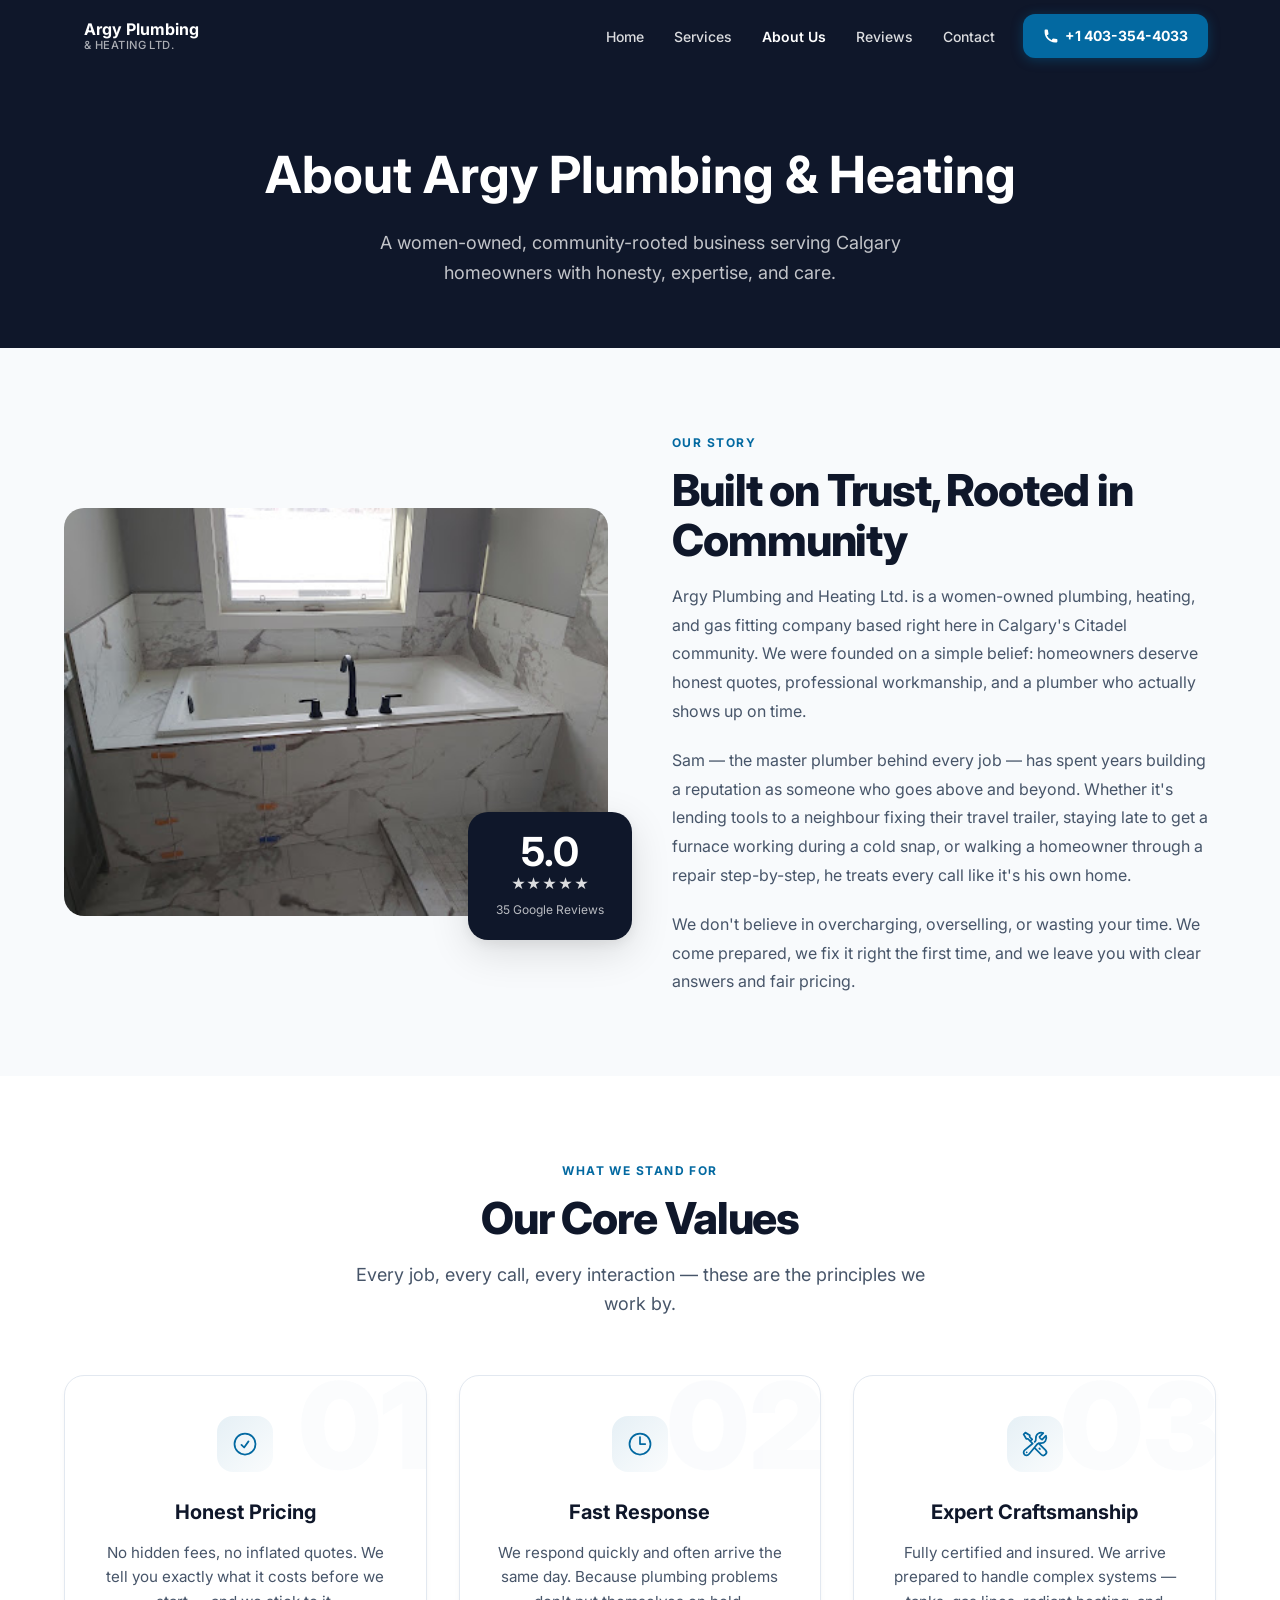
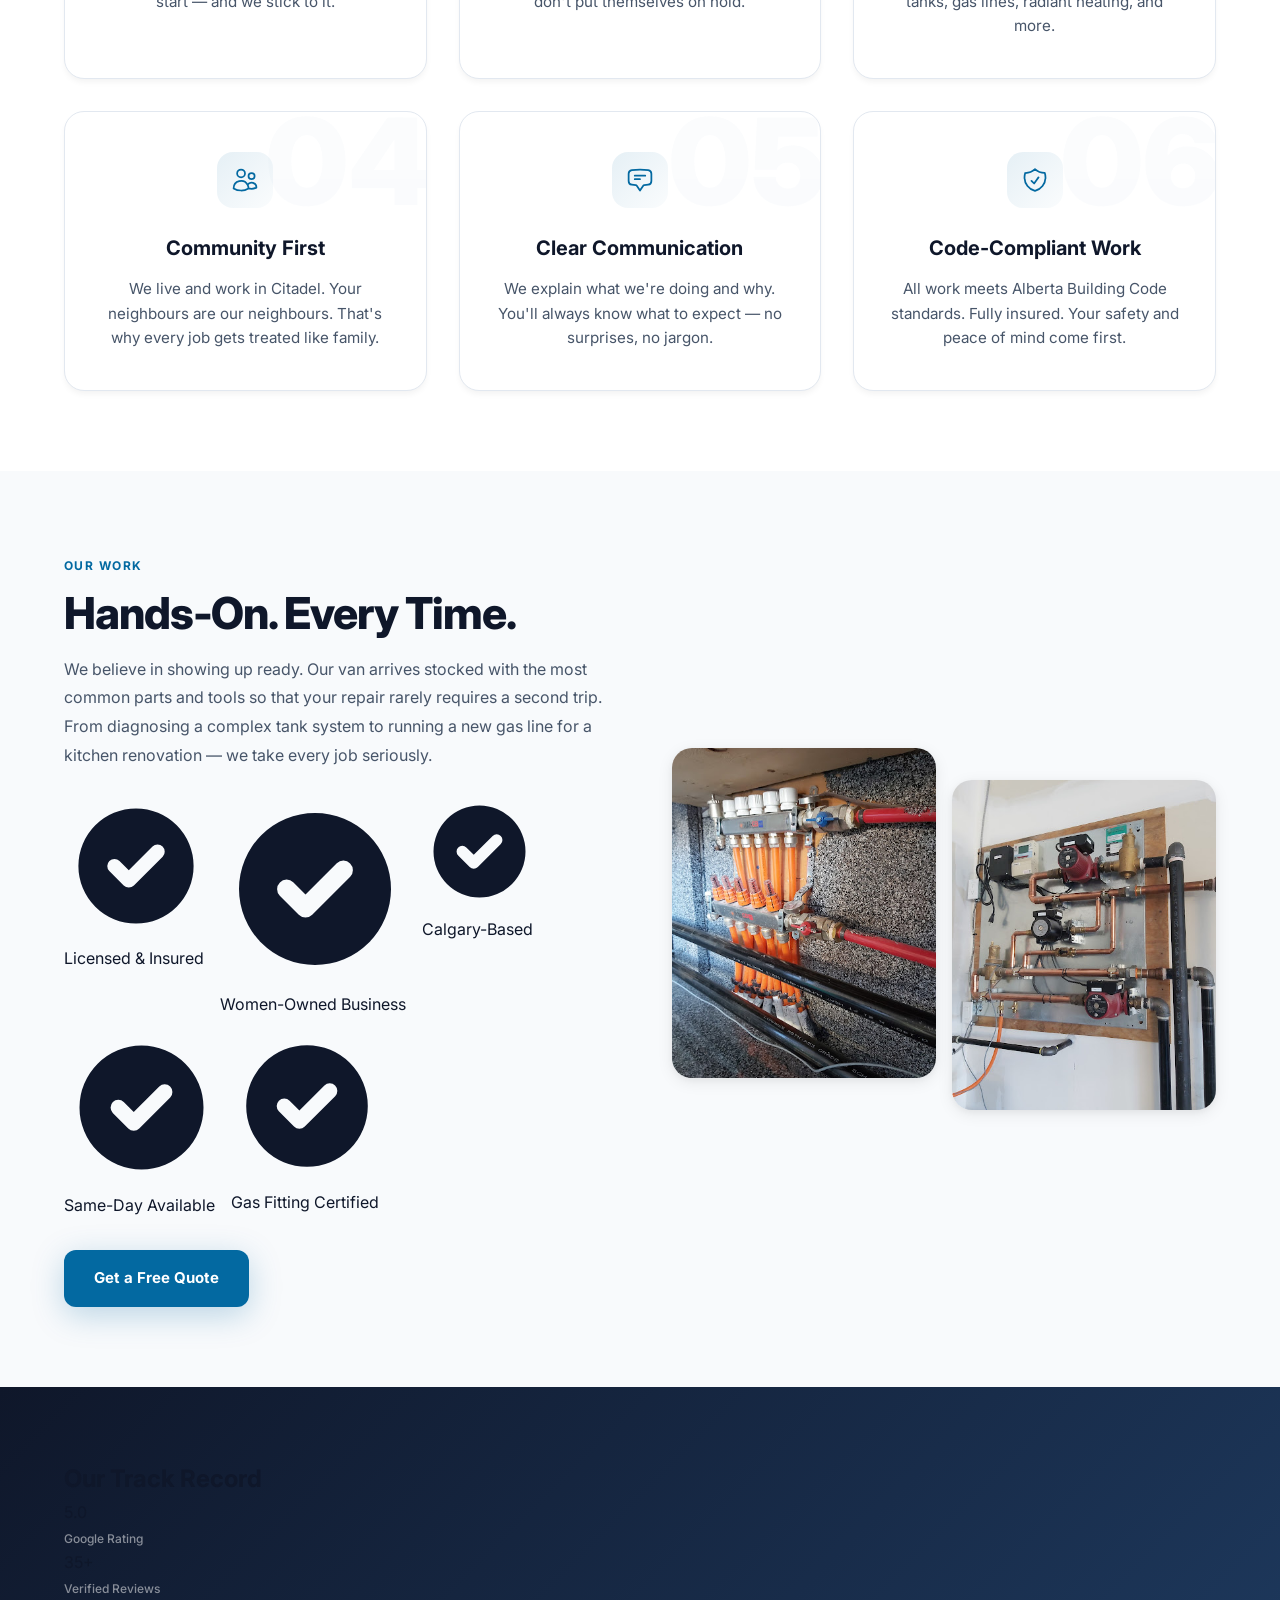
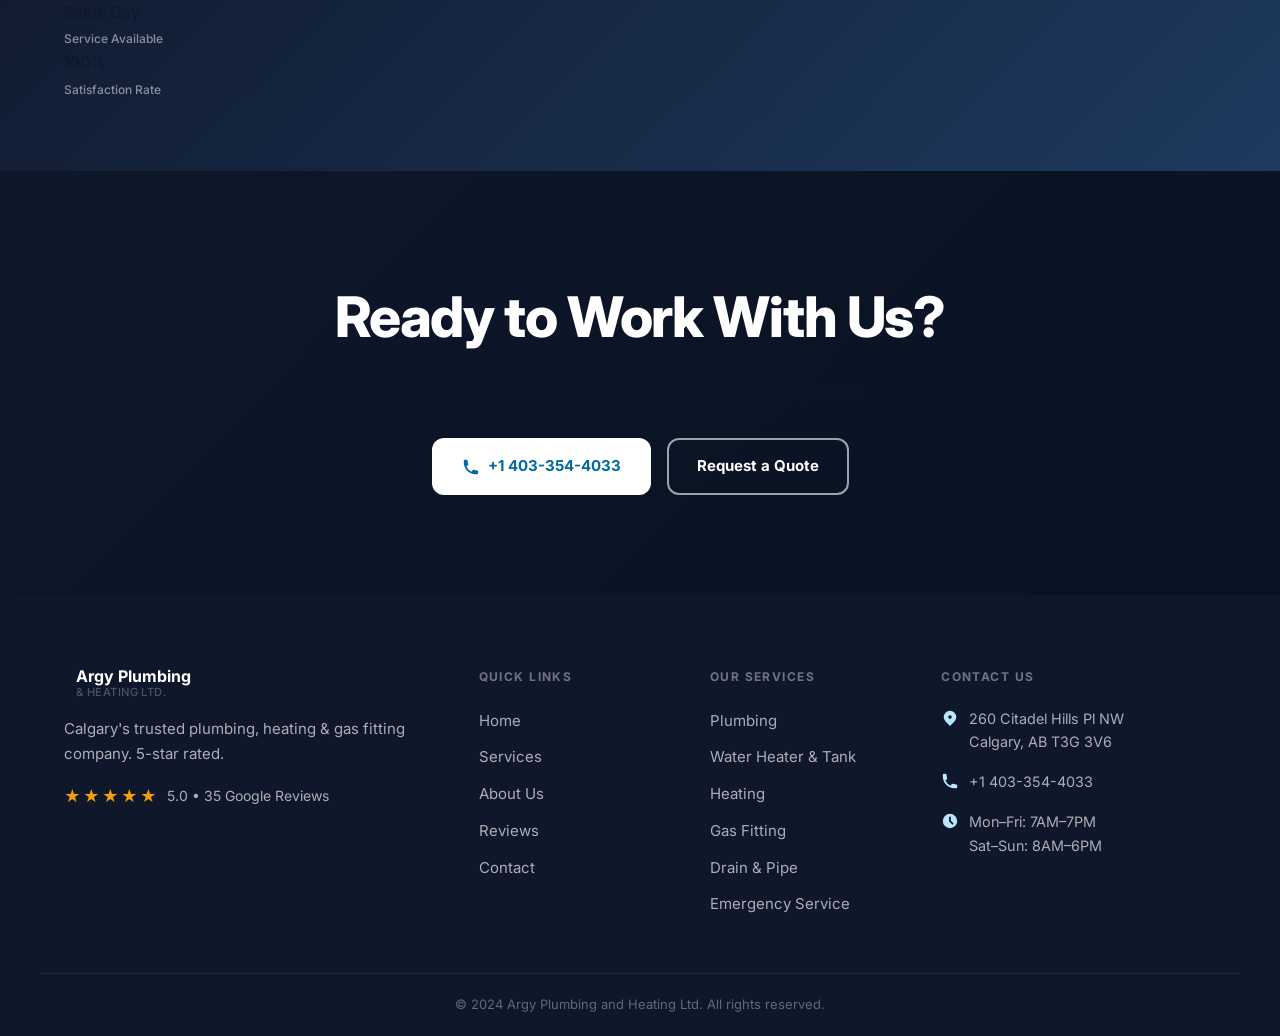
<file: about.html>
<!DOCTYPE html>
<html lang="en">
<head>
  <meta charset="UTF-8" />
  <meta name="viewport" content="width=device-width, initial-scale=1.0" />
  <title>About Us | Argy Plumbing and Heating Ltd. Calgary</title>
  <meta name="description" content="Learn about Argy Plumbing and Heating Ltd. — a women-owned, family business in Calgary's Citadel community. Meet Sam, the master plumber behind the 5-star reputation." />
  <link rel="canonical" href="https://argyplumbing.com/about.html" />
  <link rel="preconnect" href="https://fonts.googleapis.com" />
  <link rel="preconnect" href="https://fonts.gstatic.com" crossorigin />
  <link href="https://fonts.googleapis.com/css2?family=Inter:wght@300;400;500;600;700;800;900&display=swap" rel="stylesheet" />
  <link rel="icon" type="image/svg+xml" href="images/logo.svg" />
  <link rel="stylesheet" href="styles.css" />
</head>
<body>

  <!-- NAV -->
  <nav class="navbar" id="navbar" role="navigation" aria-label="Main navigation">
    <div class="nav-inner">
      <a href="index.html" class="nav-logo" aria-label="Argy Plumbing and Heating Homepage">
        <div class="logo-icon" aria-hidden="true">
          <svg viewBox="0 0 32 32" fill="none"><path d="M8 4C8 4 6 8 6 14C6 18 8 21 12 22L12 28H20V22C24 21 26 18 26 14C26 8 24 4 24 4" stroke="#0369A1" stroke-width="2" stroke-linecap="round" stroke-linejoin="round"/><path d="M12 14H20M16 10V18" stroke="#0369A1" stroke-width="2" stroke-linecap="round"/></svg>
        </div>
        <div class="logo-text"><span class="logo-name">Argy Plumbing</span><span class="logo-sub">&amp; Heating Ltd.</span></div>
      </a>
      <button class="hamburger" id="hamburger" aria-label="Toggle menu" aria-expanded="false">
        <span></span><span></span><span></span>
      </button>
      <ul class="nav-links" id="nav-links" role="list">
        <li><a href="index.html" class="nav-link">Home</a></li>
        <li><a href="services.html" class="nav-link">Services</a></li>
        <li><a href="about.html" class="nav-link active">About Us</a></li>
        <li><a href="reviews.html" class="nav-link">Reviews</a></li>
        <li><a href="contact.html" class="nav-link">Contact</a></li>
        <li><a href="tel:+14033544033" class="nav-cta" id="nav-call-btn">
          <svg viewBox="0 0 20 20" fill="currentColor" aria-hidden="true"><path d="M2 3a1 1 0 011-1h2.153a1 1 0 01.986.836l.74 4.435a1 1 0 01-.54 1.06l-1.548.773a11.037 11.037 0 006.105 6.105l.774-1.548a1 1 0 011.059-.54l4.435.74a1 1 0 01.836.986V17a1 1 0 01-1 1h-2C7.82 18 2 12.18 2 5V3z"/></svg>
          +1 403-354-4033
        </a></li>
      </ul>
    </div>
  </nav>

  <!-- PAGE HEADER -->
  <header class="page-header">
    <div class="container">
      <h1>About Argy Plumbing &amp; Heating</h1>
      <p>A women-owned, community-rooted business serving Calgary homeowners with honesty, expertise, and care.</p>
    </div>
  </header>

  <!-- STORY SECTION -->
  <section class="about-story reveal" style="padding:80px 0;" aria-labelledby="our-story-heading">
    <div class="container" style="display:grid;grid-template-columns:1fr 1fr;gap:64px;align-items:center;">
      <div class="about-img-wrap" style="position:relative;">
        <img src="images/outside.jpg" alt="Argy Plumbing and Heating exterior — Calgary, AB" loading="lazy"
          style="width:100%;border-radius:var(--radius-lg);box-shadow:var(--shadow-xl);display:block;" />
        <div style="
          position:absolute;bottom:-24px;right:-24px;
          background:var(--color-primary);color:#fff;
          border-radius:var(--radius-lg);padding:20px 28px;
          box-shadow:var(--shadow-lg);text-align:center;
          font-family:var(--font-heading);">
          <div style="font-size:2.5rem;font-weight:700;line-height:1;">5.0</div>
          <div style="font-size:.9rem;letter-spacing:.05em;color:rgba(255,255,255,.85);">★★★★★</div>
          <div style="font-size:.75rem;margin-top:4px;color:rgba(255,255,255,.7);">35 Google Reviews</div>
        </div>
      </div>
      <div class="about-content">
        <span class="section-label">Our Story</span>
        <h2 id="our-story-heading" class="section-title">Built on Trust, Rooted in Community</h2>
        <p style="color:var(--color-text-muted);line-height:1.8;margin-bottom:20px;">
          Argy Plumbing and Heating Ltd. is a women-owned plumbing, heating, and gas fitting company based right here in Calgary's Citadel community. We were founded on a simple belief: homeowners deserve honest quotes, professional workmanship, and a plumber who actually shows up on time.
        </p>
        <p style="color:var(--color-text-muted);line-height:1.8;margin-bottom:20px;">
          Sam — the master plumber behind every job — has spent years building a reputation as someone who goes above and beyond. Whether it's lending tools to a neighbour fixing their travel trailer, staying late to get a furnace working during a cold snap, or walking a homeowner through a repair step-by-step, he treats every call like it's his own home.
        </p>
        <p style="color:var(--color-text-muted);line-height:1.8;">
          We don't believe in overcharging, overselling, or wasting your time. We come prepared, we fix it right the first time, and we leave you with clear answers and fair pricing.
        </p>
      </div>
    </div>
  </section>

  <!-- VALUES -->
  <section class="values-section reveal" style="padding:80px 0;background:var(--color-surface);" aria-labelledby="values-heading">
    <div class="container">
      <div class="section-header">
        <span class="section-label">What We Stand For</span>
        <h2 id="values-heading" class="section-title">Our Core Values</h2>
        <p class="section-sub">Every job, every call, every interaction — these are the principles we work by.</p>
      </div>
      <div class="values-grid" style="margin-top:56px;">
        <div class="value-card">
          <div class="value-number">01</div>
          <div class="value-icon" aria-hidden="true">
            <svg viewBox="0 0 24 24" fill="none" stroke="currentColor" stroke-width="1.5"><path stroke-linecap="round" stroke-linejoin="round" d="M9 12.75L11.25 15 15 9.75M21 12a9 9 0 11-18 0 9 9 0 0118 0z"/></svg>
          </div>
          <h3>Honest Pricing</h3>
          <p>No hidden fees, no inflated quotes. We tell you exactly what it costs before we start — and we stick to it.</p>
        </div>
        <div class="value-card">
          <div class="value-number">02</div>
          <div class="value-icon" aria-hidden="true">
            <svg viewBox="0 0 24 24" fill="none" stroke="currentColor" stroke-width="1.5"><path stroke-linecap="round" stroke-linejoin="round" d="M12 6v6h4.5m4.5 0a9 9 0 11-18 0 9 9 0 0118 0z"/></svg>
          </div>
          <h3>Fast Response</h3>
          <p>We respond quickly and often arrive the same day. Because plumbing problems don't put themselves on hold.</p>
        </div>
        <div class="value-card">
          <div class="value-number">03</div>
          <div class="value-icon" aria-hidden="true">
            <svg viewBox="0 0 24 24" fill="none" stroke="currentColor" stroke-width="1.5"><path stroke-linecap="round" stroke-linejoin="round" d="M11.42 15.17L17.25 21A2.652 2.652 0 0021 17.25l-5.877-5.877M11.42 15.17l2.496-3.03c.317-.384.74-.626 1.208-.766M11.42 15.17l-4.655 5.653a2.548 2.548 0 11-3.586-3.586l6.837-5.63m5.108-.233c.55-.164 1.163-.188 1.743-.14a4.5 4.5 0 004.486-6.336l-3.276 3.277a3.004 3.004 0 01-2.25-2.25l3.276-3.276a4.5 4.5 0 00-6.336 4.486c.091 1.076-.071 2.264-.904 2.95l-.102.085m-1.745 1.437L5.909 7.5H4.5L2.25 3.75l1.5-1.5 3.75 2.25v1.5l2.086 2.086m-1.745 1.437l1.745-1.437m6.615 8.206L15.75 15.75M4.867 19.125h.008v.008h-.008v-.008z"/></svg>
          </div>
          <h3>Expert Craftsmanship</h3>
          <p>Fully certified and insured. We arrive prepared to handle complex systems — tanks, gas lines, radiant heating, and more.</p>
        </div>
        <div class="value-card">
          <div class="value-number">04</div>
          <div class="value-icon" aria-hidden="true">
            <svg viewBox="0 0 24 24" fill="none" stroke="currentColor" stroke-width="1.5"><path stroke-linecap="round" stroke-linejoin="round" d="M15 19.128a9.38 9.38 0 002.625.372 9.337 9.337 0 004.121-.952 4.125 4.125 0 00-7.533-2.493M15 19.128v-.003c0-1.113-.285-2.16-.786-3.07M15 19.128v.106A12.318 12.318 0 018.624 21c-2.331 0-4.512-.645-6.374-1.766l-.001-.109a6.375 6.375 0 0111.964-3.07M12 6.375a3.375 3.375 0 11-6.75 0 3.375 3.375 0 016.75 0zm8.25 2.25a2.625 2.625 0 11-5.25 0 2.625 2.625 0 015.25 0z"/></svg>
          </div>
          <h3>Community First</h3>
          <p>We live and work in Citadel. Your neighbours are our neighbours. That's why every job gets treated like family.</p>
        </div>
        <div class="value-card">
          <div class="value-number">05</div>
          <div class="value-icon" aria-hidden="true">
            <svg viewBox="0 0 24 24" fill="none" stroke="currentColor" stroke-width="1.5"><path stroke-linecap="round" stroke-linejoin="round" d="M7.5 8.25h9m-9 3H12m-9.75 1.51c0 1.6 1.123 2.994 2.707 3.227 1.129.166 2.27.293 3.423.379.35.026.67.21.865.501L12 21l2.755-4.133a1.14 1.14 0 01.865-.501 48.172 48.172 0 003.423-.379c1.584-.233 2.707-1.626 2.707-3.228V6.741c0-1.602-1.123-2.995-2.707-3.228A48.394 48.394 0 0012 3c-2.392 0-4.744.175-7.043.513C3.373 3.746 2.25 5.14 2.25 6.741v6.018z"/></svg>
          </div>
          <h3>Clear Communication</h3>
          <p>We explain what we're doing and why. You'll always know what to expect — no surprises, no jargon.</p>
        </div>
        <div class="value-card">
          <div class="value-number">06</div>
          <div class="value-icon" aria-hidden="true">
            <svg viewBox="0 0 24 24" fill="none" stroke="currentColor" stroke-width="1.5"><path stroke-linecap="round" stroke-linejoin="round" d="M9 12.75L11.25 15 15 9.75m-3-7.036A11.959 11.959 0 013.598 6 11.99 11.99 0 003 9.749c0 5.592 3.824 10.29 9 11.623 5.176-1.332 9-6.03 9-11.622 0-1.31-.21-2.571-.598-3.751h-.152c-3.196 0-6.1-1.248-8.25-3.285z"/></svg>
          </div>
          <h3>Code-Compliant Work</h3>
          <p>All work meets Alberta Building Code standards. Fully insured. Your safety and peace of mind come first.</p>
        </div>
      </div>
    </div>
  </section>

  <!-- TEAM PHOTO -->
  <section class="team-section reveal" style="padding:80px 0;" aria-labelledby="team-heading">
    <div class="container" style="display:grid;grid-template-columns:1fr 1fr;gap:64px;align-items:center;">
      <div>
        <span class="section-label">Our Work</span>
        <h2 id="team-heading" class="section-title">Hands-On. Every Time.</h2>
        <p style="color:var(--color-text-muted);line-height:1.8;margin-bottom:24px;">
          We believe in showing up ready. Our van arrives stocked with the most common parts and tools so that your repair rarely requires a second trip. From diagnosing a complex tank system to running a new gas line for a kitchen renovation — we take every job seriously.
        </p>
        <div class="trust-badges" style="display:flex;flex-wrap:wrap;gap:12px;margin-bottom:32px;">
          <div class="trust-badge"><svg viewBox="0 0 20 20" fill="currentColor" aria-hidden="true"><path fill-rule="evenodd" d="M10 18a8 8 0 100-16 8 8 0 000 16zm3.707-9.293a1 1 0 00-1.414-1.414L9 10.586 7.707 9.293a1 1 0 00-1.414 1.414l2 2a1 1 0 001.414 0l4-4z" clip-rule="evenodd"/></svg> Licensed &amp; Insured</div>
          <div class="trust-badge"><svg viewBox="0 0 20 20" fill="currentColor" aria-hidden="true"><path fill-rule="evenodd" d="M10 18a8 8 0 100-16 8 8 0 000 16zm3.707-9.293a1 1 0 00-1.414-1.414L9 10.586 7.707 9.293a1 1 0 00-1.414 1.414l2 2a1 1 0 001.414 0l4-4z" clip-rule="evenodd"/></svg> Women-Owned Business</div>
          <div class="trust-badge"><svg viewBox="0 0 20 20" fill="currentColor" aria-hidden="true"><path fill-rule="evenodd" d="M10 18a8 8 0 100-16 8 8 0 000 16zm3.707-9.293a1 1 0 00-1.414-1.414L9 10.586 7.707 9.293a1 1 0 00-1.414 1.414l2 2a1 1 0 001.414 0l4-4z" clip-rule="evenodd"/></svg> Calgary-Based</div>
          <div class="trust-badge"><svg viewBox="0 0 20 20" fill="currentColor" aria-hidden="true"><path fill-rule="evenodd" d="M10 18a8 8 0 100-16 8 8 0 000 16zm3.707-9.293a1 1 0 00-1.414-1.414L9 10.586 7.707 9.293a1 1 0 00-1.414 1.414l2 2a1 1 0 001.414 0l4-4z" clip-rule="evenodd"/></svg> Same-Day Available</div>
          <div class="trust-badge"><svg viewBox="0 0 20 20" fill="currentColor" aria-hidden="true"><path fill-rule="evenodd" d="M10 18a8 8 0 100-16 8 8 0 000 16zm3.707-9.293a1 1 0 00-1.414-1.414L9 10.586 7.707 9.293a1 1 0 00-1.414 1.414l2 2a1 1 0 001.414 0l4-4z" clip-rule="evenodd"/></svg> Gas Fitting Certified</div>
        </div>
        <a href="contact.html" class="btn btn-primary" id="about-contact-btn">Get a Free Quote</a>
      </div>
      <div style="display:grid;grid-template-columns:1fr 1fr;gap:16px;">
        <img src="images/pipe2.jpg" alt="Plumbing pipe work by Argy Plumbing" loading="lazy"
          style="width:100%;border-radius:var(--radius-lg);box-shadow:var(--shadow-md);aspect-ratio:4/5;object-fit:cover;" />
        <img src="images/pipe5.jpg" alt="Professional plumbing installation Calgary" loading="lazy"
          style="width:100%;border-radius:var(--radius-lg);box-shadow:var(--shadow-md);aspect-ratio:4/5;object-fit:cover;margin-top:32px;" />
      </div>
    </div>
  </section>

  <!-- STATS -->
  <section class="stats-section" style="padding:72px 0;background:linear-gradient(135deg,#0F172A 0%,#1E3A5F 100%);" aria-labelledby="stats-heading">
    <div class="container">
      <h2 id="stats-heading" class="sr-only">Our Track Record</h2>
      <div class="stats-grid">
        <div class="stat-item">
          <div class="stat-number">5.0</div>
          <div class="stat-label">Google Rating</div>
        </div>
        <div class="stat-item">
          <div class="stat-number">35+</div>
          <div class="stat-label">Verified Reviews</div>
        </div>
        <div class="stat-item">
          <div class="stat-number">Same Day</div>
          <div class="stat-label">Service Available</div>
        </div>
        <div class="stat-item">
          <div class="stat-number">100%</div>
          <div class="stat-label">Satisfaction Rate</div>
        </div>
      </div>
    </div>
  </section>

  <!-- CTA BANNER -->
  <section class="cta-banner" aria-labelledby="about-cta-heading">
    <div class="container cta-inner">
      <div class="cta-content">
        <h2 id="about-cta-heading">Ready to Work With Us?</h2>
        <p>Give us a call or send a message — we'll get back to you fast.</p>
      </div>
      <div class="cta-actions">
        <a href="tel:+14033544033" class="btn btn-white" id="about-cta-call">
          <svg viewBox="0 0 20 20" fill="currentColor" aria-hidden="true"><path d="M2 3a1 1 0 011-1h2.153a1 1 0 01.986.836l.74 4.435a1 1 0 01-.54 1.06l-1.548.773a11.037 11.037 0 006.105 6.105l.774-1.548a1 1 0 011.059-.54l4.435.74a1 1 0 01.836.986V17a1 1 0 01-1 1h-2C7.82 18 2 12.18 2 5V3z"/></svg>
          +1 403-354-4033
        </a>
        <a href="contact.html" class="btn btn-outline-white" id="about-cta-contact">Request a Quote</a>
      </div>
    </div>
  </section>

  <!-- FOOTER -->
  <footer class="footer" role="contentinfo">
    <div class="container footer-inner">
      <div class="footer-brand">
        <div class="nav-logo footer-logo">
          <div class="logo-icon" aria-hidden="true">
            <svg viewBox="0 0 32 32" fill="none"><path d="M8 4C8 4 6 8 6 14C6 18 8 21 12 22L12 28H20V22C24 21 26 18 26 14C26 8 24 4 24 4" stroke="#60A5FA" stroke-width="2" stroke-linecap="round" stroke-linejoin="round"/><path d="M12 14H20M16 10V18" stroke="#60A5FA" stroke-width="2" stroke-linecap="round"/></svg>
          </div>
          <div class="logo-text"><span class="logo-name">Argy Plumbing</span><span class="logo-sub">&amp; Heating Ltd.</span></div>
        </div>
        <p>Calgary's trusted plumbing, heating &amp; gas fitting company. 5-star rated.</p>
        <div class="footer-rating"><span class="stars footer-stars">★★★★★</span><span>5.0 &bull; 35 Google Reviews</span></div>
      </div>
      <div class="footer-nav">
        <h3>Quick Links</h3>
        <ul role="list"><li><a href="index.html">Home</a></li><li><a href="services.html">Services</a></li><li><a href="about.html">About Us</a></li><li><a href="reviews.html">Reviews</a></li><li><a href="contact.html">Contact</a></li></ul>
      </div>
      <div class="footer-services">
        <h3>Our Services</h3>
        <ul role="list"><li><a href="services.html#plumbing">Plumbing</a></li><li><a href="services.html#water-heater">Water Heater &amp; Tank</a></li><li><a href="services.html#heating">Heating</a></li><li><a href="services.html#gas">Gas Fitting</a></li><li><a href="services.html#drains">Drain &amp; Pipe</a></li><li><a href="services.html#emergency">Emergency Service</a></li></ul>
      </div>
      <div class="footer-contact">
        <h3>Contact Us</h3>
        <address>
          <p><svg viewBox="0 0 20 20" fill="currentColor" aria-hidden="true"><path fill-rule="evenodd" d="M5.05 4.05a7 7 0 119.9 9.9L10 18.9l-4.95-4.95a7 7 0 010-9.9zM10 11a2 2 0 100-4 2 2 0 000 4z" clip-rule="evenodd"/></svg>260 Citadel Hills Pl NW<br/>Calgary, AB T3G 3V6</p>
          <p><svg viewBox="0 0 20 20" fill="currentColor" aria-hidden="true"><path d="M2 3a1 1 0 011-1h2.153a1 1 0 01.986.836l.74 4.435a1 1 0 01-.54 1.06l-1.548.773a11.037 11.037 0 006.105 6.105l.774-1.548a1 1 0 011.059-.54l4.435.74a1 1 0 01.836.986V17a1 1 0 01-1 1h-2C7.82 18 2 12.18 2 5V3z"/></svg><a href="tel:+14033544033">+1 403-354-4033</a></p>
          <p><svg viewBox="0 0 20 20" fill="currentColor" aria-hidden="true"><path fill-rule="evenodd" d="M10 18a8 8 0 100-16 8 8 0 000 16zm1-12a1 1 0 10-2 0v4a1 1 0 00.293.707l2.828 2.829a1 1 0 101.415-1.415L11 9.586V6z" clip-rule="evenodd"/></svg>Mon–Fri: 7AM–7PM<br/>Sat–Sun: 8AM–6PM</p>
        </address>
      </div>
    </div>
    <div class="footer-bottom"><div class="container"><p>&copy; 2024 Argy Plumbing and Heating Ltd. All rights reserved.</p></div></div>
  </footer>

  <script src="main.js"></script>
</body>
</html>
</file>
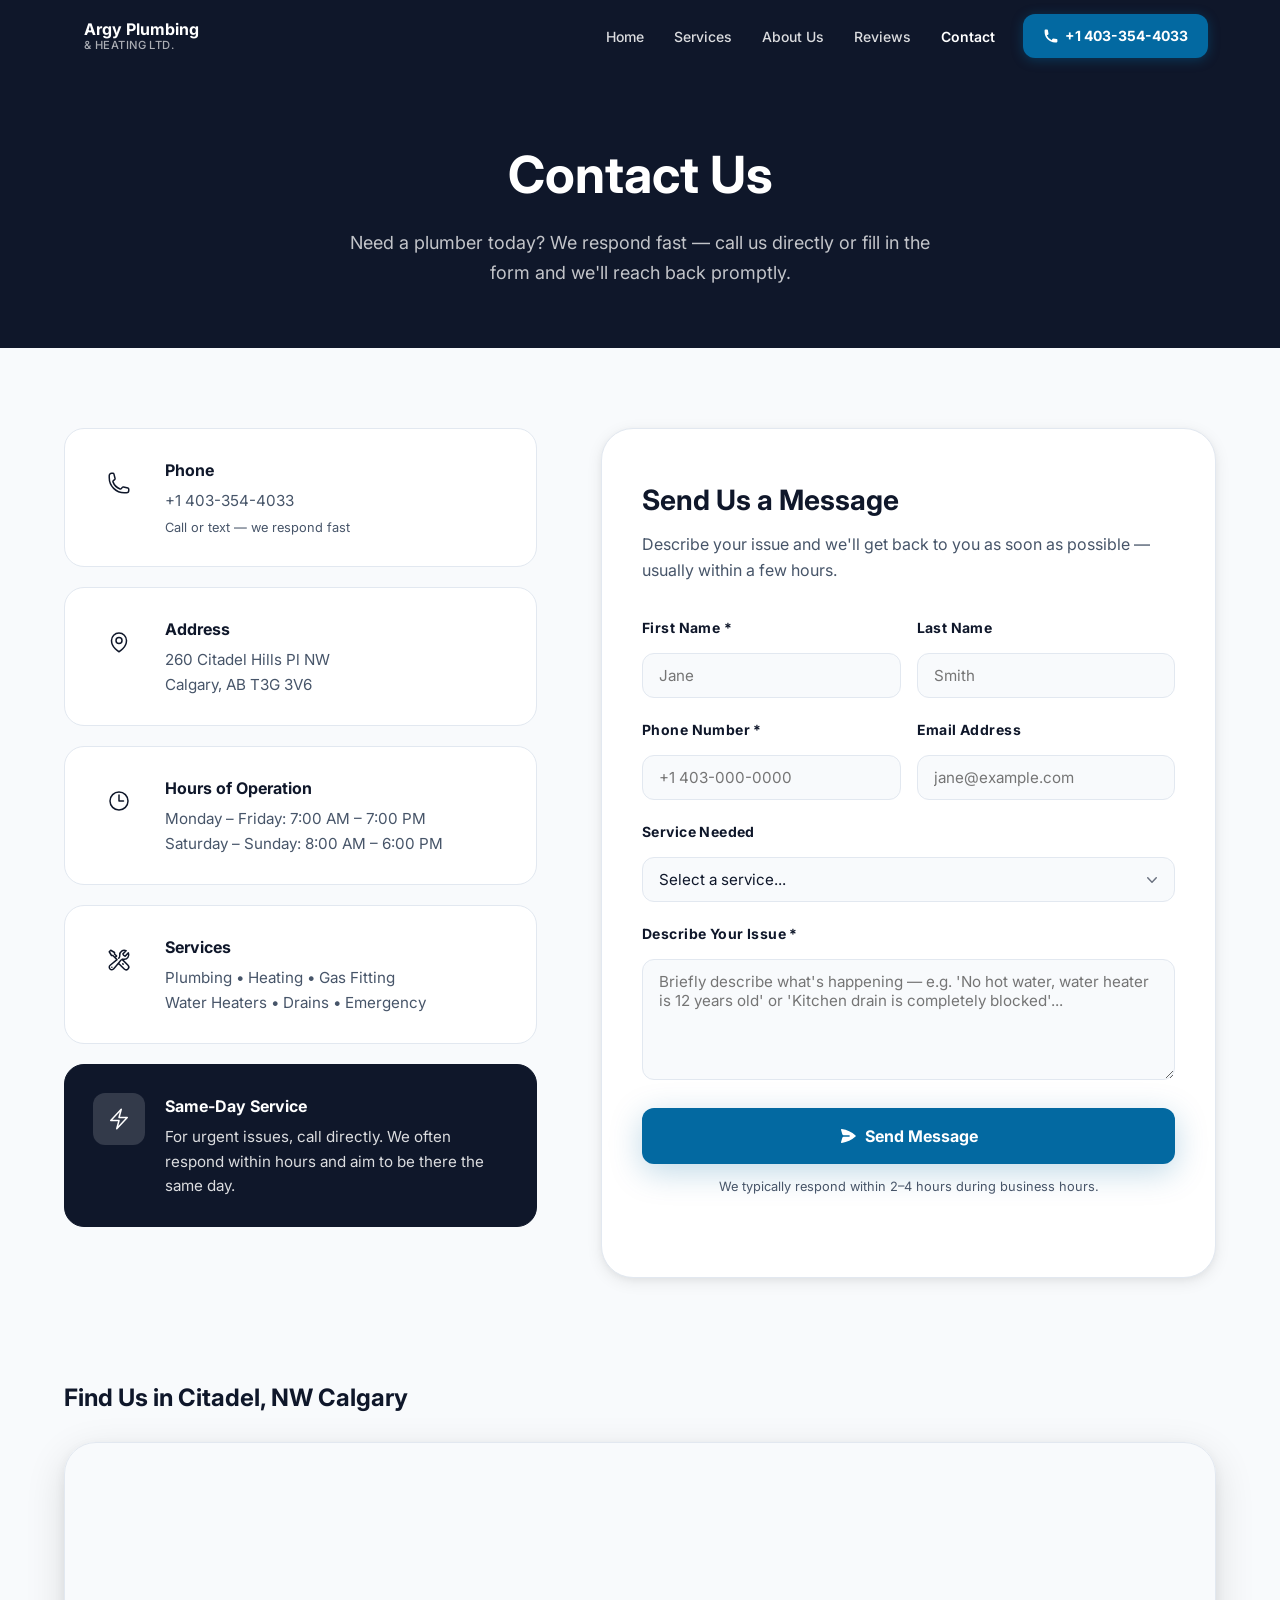
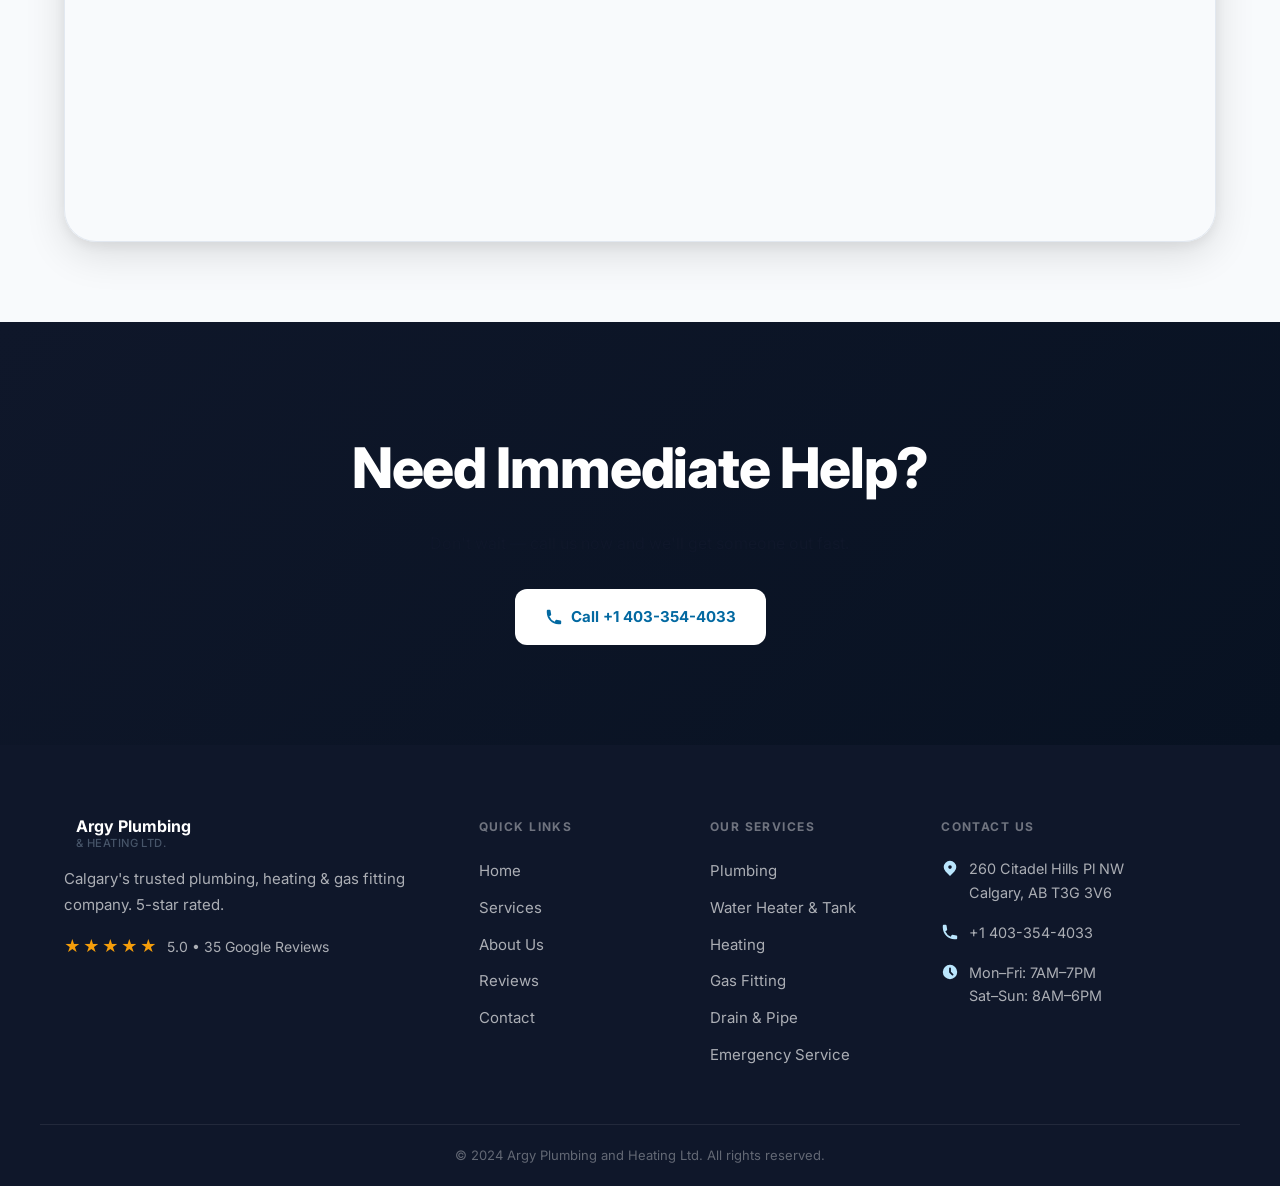
<file: contact.html>
<!DOCTYPE html>
<html lang="en">
<head>
  <meta charset="UTF-8" />
  <meta name="viewport" content="width=device-width, initial-scale=1.0" />
  <title>Contact Us | Argy Plumbing and Heating Ltd. Calgary</title>
  <meta name="description" content="Contact Argy Plumbing and Heating Ltd. in Calgary. Call +1 403-354-4033 or send a message for plumbing, heating, and gas fitting services. Fast response guaranteed." />
  <link rel="canonical" href="https://argyplumbing.com/contact.html" />
  <link rel="preconnect" href="https://fonts.googleapis.com" />
  <link rel="preconnect" href="https://fonts.gstatic.com" crossorigin />
  <link href="https://fonts.googleapis.com/css2?family=Inter:wght@300;400;500;600;700;800;900&display=swap" rel="stylesheet" />
  <link rel="icon" type="image/svg+xml" href="images/logo.svg" />
  <link rel="stylesheet" href="styles.css" />
  <style>
    .contact-layout {
      display: grid;
      grid-template-columns: 1fr 1.3fr;
      gap: 64px;
      align-items: start;
      padding: 80px 0 100px;
    }
    @media (max-width: 900px) { .contact-layout { grid-template-columns: 1fr; gap: 48px; } }

    /* Contact Info Cards */
    .contact-info-stack { display: flex; flex-direction: column; gap: 20px; }
    .contact-info-card {
      background: var(--color-surface);
      border: 1px solid var(--color-border);
      border-radius: var(--radius-lg);
      padding: 28px;
      display: flex;
      align-items: flex-start;
      gap: 20px;
      transition: box-shadow var(--transition), transform var(--transition);
    }
    .contact-info-card:hover { box-shadow: var(--shadow-lg); transform: translateY(-2px); }
    .contact-info-icon {
      width: 52px;
      height: 52px;
      border-radius: var(--radius-md);
      background: var(--color-primary-light);
      display: flex;
      align-items: center;
      justify-content: center;
      flex-shrink: 0;
    }
    .contact-info-icon svg { width: 24px; height: 24px; color: var(--color-primary); }
    .contact-info-body h3 { font-size: 1rem; font-weight: 700; color: var(--color-text); margin-bottom: 6px; }
    .contact-info-body p, .contact-info-body a {
      font-size: .95rem;
      color: var(--color-text-muted);
      text-decoration: none;
      line-height: 1.6;
    }
    .contact-info-body a:hover { color: var(--color-primary); }

    /* Form */
    .contact-form-wrap {
      background: var(--color-surface);
      border: 1px solid var(--color-border);
      border-radius: var(--radius-xl);
      padding: 48px 40px;
      box-shadow: var(--shadow-md);
    }
    .contact-form-wrap h2 {
      font-family: var(--font-heading);
      font-size: 1.75rem;
      font-weight: 700;
      color: var(--color-text);
      margin-bottom: 8px;
    }
    .contact-form-wrap p { color: var(--color-text-muted); margin-bottom: 32px; }
    .form-row { display: grid; grid-template-columns: 1fr 1fr; gap: 16px; }
    @media (max-width: 600px) { .form-row { grid-template-columns: 1fr; } }
    .form-group { margin-bottom: 20px; }
    .form-group label {
      display: block;
      font-size: .875rem;
      font-weight: 700;
      color: var(--color-text);
      margin-bottom: 8px;
      letter-spacing: .03em;
    }
    .form-group input, .form-group select, .form-group textarea {
      width: 100%;
      background: var(--color-bg);
      border: 1.5px solid var(--color-border);
      border-radius: var(--radius-md);
      padding: 12px 16px;
      font-family: var(--font-body);
      font-size: .95rem;
      color: var(--color-text);
      transition: border-color var(--transition), box-shadow var(--transition);
      outline: none;
      -webkit-appearance: none;
      appearance: none;
    }
    .form-group input:focus, .form-group select:focus, .form-group textarea:focus {
      border-color: var(--color-primary);
      box-shadow: 0 0 0 3px rgba(3,105,161,.1);
    }
    .form-group textarea { resize: vertical; min-height: 120px; }
    .form-group select {
      background-image: url("data:image/svg+xml,%3Csvg xmlns='http://www.w3.org/2000/svg' viewBox='0 0 20 20' fill='%236B7280'%3E%3Cpath fill-rule='evenodd' d='M5.23 7.21a.75.75 0 011.06.02L10 11.168l3.71-3.938a.75.75 0 111.08 1.04l-4.25 4.5a.75.75 0 01-1.08 0l-4.25-4.5a.75.75 0 01.02-1.06z' clip-rule='evenodd'/%3E%3C/svg%3E");
      background-repeat: no-repeat;
      background-position: right 12px center;
      background-size: 20px;
      padding-right: 40px;
    }
    .form-submit { width: 100%; justify-content: center; font-size: 1rem; padding: 16px 32px; margin-top: 8px; }
    .form-note { font-size: .8rem; color: var(--color-text-muted); text-align: center; margin-top: 12px; }

    /* Success */
    .form-success {
      display: none;
      text-align: center;
      padding: 40px 20px;
    }
    .form-success .success-icon {
      width: 64px; height: 64px;
      background: #D1FAE5;
      border-radius: 50%;
      display: flex;
      align-items: center;
      justify-content: center;
      margin: 0 auto 20px;
      font-size: 2rem;
    }
    .form-success h3 { font-family: var(--font-heading); font-size: 1.5rem; color: var(--color-text); margin-bottom: 8px; }
    .form-success p { color: var(--color-text-muted); }

    /* Map embed placeholder */
    .map-section { padding: 0 0 80px; }
    .map-wrap {
      border-radius: var(--radius-xl);
      overflow: hidden;
      box-shadow: var(--shadow-lg);
      border: 1px solid var(--color-border);
      height: 400px;
    }
    .map-wrap iframe { width: 100%; height: 100%; border: none; display: block; }
  </style>
</head>
<body>

  <!-- NAV -->
  <nav class="navbar" id="navbar" role="navigation" aria-label="Main navigation">
    <div class="nav-inner">
      <a href="index.html" class="nav-logo" aria-label="Argy Plumbing and Heating Homepage">
        <div class="logo-icon" aria-hidden="true">
          <svg viewBox="0 0 32 32" fill="none"><path d="M8 4C8 4 6 8 6 14C6 18 8 21 12 22L12 28H20V22C24 21 26 18 26 14C26 8 24 4 24 4" stroke="#0369A1" stroke-width="2" stroke-linecap="round" stroke-linejoin="round"/><path d="M12 14H20M16 10V18" stroke="#0369A1" stroke-width="2" stroke-linecap="round"/></svg>
        </div>
        <div class="logo-text"><span class="logo-name">Argy Plumbing</span><span class="logo-sub">&amp; Heating Ltd.</span></div>
      </a>
      <button class="hamburger" id="hamburger" aria-label="Toggle menu" aria-expanded="false">
        <span></span><span></span><span></span>
      </button>
      <ul class="nav-links" id="nav-links" role="list">
        <li><a href="index.html" class="nav-link">Home</a></li>
        <li><a href="services.html" class="nav-link">Services</a></li>
        <li><a href="about.html" class="nav-link">About Us</a></li>
        <li><a href="reviews.html" class="nav-link">Reviews</a></li>
        <li><a href="contact.html" class="nav-link active">Contact</a></li>
        <li><a href="tel:+14033544033" class="nav-cta" id="nav-call-btn">
          <svg viewBox="0 0 20 20" fill="currentColor" aria-hidden="true"><path d="M2 3a1 1 0 011-1h2.153a1 1 0 01.986.836l.74 4.435a1 1 0 01-.54 1.06l-1.548.773a11.037 11.037 0 006.105 6.105l.774-1.548a1 1 0 011.059-.54l4.435.74a1 1 0 01.836.986V17a1 1 0 01-1 1h-2C7.82 18 2 12.18 2 5V3z"/></svg>
          +1 403-354-4033
        </a></li>
      </ul>
    </div>
  </nav>

  <!-- PAGE HEADER -->
  <header class="page-header">
    <div class="container">
      <h1>Contact Us</h1>
      <p>Need a plumber today? We respond fast — call us directly or fill in the form and we'll reach back promptly.</p>
    </div>
  </header>

  <!-- CONTACT CONTENT -->
  <div class="container">
    <div class="contact-layout">

      <!-- LEFT: Info -->
      <div class="contact-info-stack reveal">

        <div class="contact-info-card">
          <div class="contact-info-icon">
            <svg viewBox="0 0 24 24" fill="none" stroke="currentColor" stroke-width="1.5" aria-hidden="true"><path stroke-linecap="round" stroke-linejoin="round" d="M2.25 6.75c0 8.284 6.716 15 15 15h2.25a2.25 2.25 0 002.25-2.25v-1.372c0-.516-.351-.966-.852-1.091l-4.423-1.106c-.44-.11-.902.055-1.173.417l-.97 1.293c-.282.376-.769.542-1.21.38a12.035 12.035 0 01-7.143-7.143c-.162-.441.004-.928.38-1.21l1.293-.97c.363-.271.527-.734.417-1.173L6.963 3.102a1.125 1.125 0 00-1.091-.852H4.5A2.25 2.25 0 002.25 4.5v2.25z"/></svg>
          </div>
          <div class="contact-info-body">
            <h3>Phone</h3>
            <p><a href="tel:+14033544033" id="contact-phone-link">+1 403-354-4033</a></p>
            <p style="font-size:.8rem;margin-top:4px;">Call or text — we respond fast</p>
          </div>
        </div>

        <div class="contact-info-card">
          <div class="contact-info-icon">
            <svg viewBox="0 0 24 24" fill="none" stroke="currentColor" stroke-width="1.5" aria-hidden="true"><path stroke-linecap="round" stroke-linejoin="round" d="M15 10.5a3 3 0 11-6 0 3 3 0 016 0z"/><path stroke-linecap="round" stroke-linejoin="round" d="M19.5 10.5c0 7.142-7.5 11.25-7.5 11.25S4.5 17.642 4.5 10.5a7.5 7.5 0 0115 0z"/></svg>
          </div>
          <div class="contact-info-body">
            <h3>Address</h3>
            <p>260 Citadel Hills Pl NW<br/>Calgary, AB T3G 3V6</p>
          </div>
        </div>

        <div class="contact-info-card">
          <div class="contact-info-icon">
            <svg viewBox="0 0 24 24" fill="none" stroke="currentColor" stroke-width="1.5" aria-hidden="true"><path stroke-linecap="round" stroke-linejoin="round" d="M12 6v6h4.5m4.5 0a9 9 0 11-18 0 9 9 0 0118 0z"/></svg>
          </div>
          <div class="contact-info-body">
            <h3>Hours of Operation</h3>
            <p>Monday – Friday: 7:00 AM – 7:00 PM</p>
            <p>Saturday – Sunday: 8:00 AM – 6:00 PM</p>
          </div>
        </div>

        <div class="contact-info-card">
          <div class="contact-info-icon">
            <svg viewBox="0 0 24 24" fill="none" stroke="currentColor" stroke-width="1.5" aria-hidden="true"><path stroke-linecap="round" stroke-linejoin="round" d="M11.42 15.17L17.25 21A2.652 2.652 0 0021 17.25l-5.877-5.877M11.42 15.17l2.496-3.03c.317-.384.74-.626 1.208-.766M11.42 15.17l-4.655 5.653a2.548 2.548 0 11-3.586-3.586l6.837-5.63m5.108-.233c.55-.164 1.163-.188 1.743-.14a4.5 4.5 0 004.486-6.336l-3.276 3.277a3.004 3.004 0 01-2.25-2.25l3.276-3.276a4.5 4.5 0 00-6.336 4.486c.091 1.076-.071 2.264-.904 2.95l-.102.085m-1.745 1.437L5.909 7.5H4.5L2.25 3.75l1.5-1.5 3.75 2.25v1.5l2.086 2.086m-1.745 1.437l1.745-1.437m6.615 8.206L15.75 15.75M4.867 19.125h.008v.008h-.008v-.008z"/></svg>
          </div>
          <div class="contact-info-body">
            <h3>Services</h3>
            <p>Plumbing • Heating • Gas Fitting<br/>Water Heaters • Drains • Emergency</p>
          </div>
        </div>

        <div class="contact-info-card" style="background:var(--color-primary);border-color:var(--color-primary);">
          <div class="contact-info-icon" style="background:rgba(255,255,255,.15);">
            <svg viewBox="0 0 24 24" fill="none" stroke="#fff" stroke-width="1.5" aria-hidden="true"><path stroke-linecap="round" stroke-linejoin="round" d="M3.75 13.5l10.5-11.25L12 10.5h8.25L9.75 21.75 12 13.5H3.75z"/></svg>
          </div>
          <div class="contact-info-body">
            <h3 style="color:#fff;">Same-Day Service</h3>
            <p style="color:rgba(255,255,255,.85);">For urgent issues, call directly. We often respond within hours and aim to be there the same day.</p>
          </div>
        </div>

      </div>

      <!-- RIGHT: Form -->
      <div class="contact-form-wrap reveal">
        <h2>Send Us a Message</h2>
        <p>Describe your issue and we'll get back to you as soon as possible — usually within a few hours.</p>

        <form id="contact-form" novalidate aria-label="Contact form">
          <div class="form-row">
            <div class="form-group">
              <label for="first-name">First Name *</label>
              <input type="text" id="first-name" name="first_name" placeholder="Jane" required autocomplete="given-name" />
            </div>
            <div class="form-group">
              <label for="last-name">Last Name</label>
              <input type="text" id="last-name" name="last_name" placeholder="Smith" autocomplete="family-name" />
            </div>
          </div>

          <div class="form-row">
            <div class="form-group">
              <label for="phone">Phone Number *</label>
              <input type="tel" id="phone" name="phone" placeholder="+1 403-000-0000" required autocomplete="tel" />
            </div>
            <div class="form-group">
              <label for="email">Email Address</label>
              <input type="email" id="email" name="email" placeholder="jane@example.com" autocomplete="email" />
            </div>
          </div>

          <div class="form-group">
            <label for="service">Service Needed</label>
            <select id="service" name="service">
              <option value="">Select a service...</option>
              <option value="plumbing">Plumbing Repair</option>
              <option value="water-heater">Water Heater / Tank</option>
              <option value="heating">Heating / Furnace</option>
              <option value="gas">Gas Line / Gas Fitting</option>
              <option value="drain">Drain / Clog</option>
              <option value="emergency">Emergency Service</option>
              <option value="renovation">Renovation Plumbing</option>
              <option value="other">Other</option>
            </select>
          </div>

          <div class="form-group">
            <label for="message">Describe Your Issue *</label>
            <textarea id="message" name="message" rows="5" placeholder="Briefly describe what's happening — e.g. 'No hot water, water heater is 12 years old' or 'Kitchen drain is completely blocked'..." required></textarea>
          </div>

          <button type="submit" class="btn btn-primary form-submit" id="contact-submit-btn">
            <svg viewBox="0 0 20 20" fill="currentColor" aria-hidden="true"><path d="M3.105 2.289a.75.75 0 00-.826.95l1.414 4.925A1.5 1.5 0 005.135 9.25h6.115a.75.75 0 010 1.5H5.135a1.5 1.5 0 00-1.442 1.086l-1.414 4.926a.75.75 0 00.826.95 28.896 28.896 0 0015.293-7.154.75.75 0 000-1.115A28.897 28.897 0 003.105 2.289z"/></svg>
            Send Message
          </button>
          <p class="form-note">We typically respond within 2–4 hours during business hours.</p>
        </form>

        <div class="form-success" id="form-success" aria-live="polite">
          <div class="success-icon" aria-hidden="true">✓</div>
          <h3>Message Sent!</h3>
          <p>Thanks for reaching out. We'll be in touch shortly — usually within a few hours during business hours.</p>
          <p style="margin-top:12px;">For urgent matters, call us directly at <a href="tel:+14033544033" style="color:var(--color-primary);font-weight:700;">+1 403-354-4033</a>.</p>
        </div>
      </div>

    </div>
  </div>

  <!-- MAP -->
  <section class="map-section" aria-labelledby="map-heading">
    <div class="container">
      <h2 id="map-heading" style="font-family:var(--font-heading);font-size:1.5rem;font-weight:700;color:var(--color-text);margin-bottom:24px;">Find Us in Citadel, NW Calgary</h2>
      <div class="map-wrap">
        <iframe
          src="https://www.google.com/maps/embed?pb=!1m18!1m12!1m3!1d2505.890!2d-114.1962!3d51.1285!2m3!1f0!2f0!3f0!3m2!1i1024!2i768!4f13.1!3m3!1m2!1s0x53717175aaba7ba1%3A0x5539b7e7fc25d7cf!2s260+Citadel+Hills+Pl+NW%2C+Calgary%2C+AB+T3G+3V6!5e0!3m2!1sen!2sca!4v1713420000000"
          title="Argy Plumbing and Heating Ltd. location at 260 Citadel Hills Pl NW, Calgary"
          allowfullscreen
          loading="lazy"
          referrerpolicy="no-referrer-when-downgrade">
        </iframe>
      </div>
    </div>
  </section>

  <!-- CTA BANNER -->
  <section class="cta-banner" aria-labelledby="contact-cta-heading">
    <div class="container cta-inner">
      <div class="cta-content">
        <h2 id="contact-cta-heading">Need Immediate Help?</h2>
        <p>Don't wait — call us now and we'll get someone out fast.</p>
      </div>
      <div class="cta-actions">
        <a href="tel:+14033544033" class="btn btn-white" id="contact-cta-call">
          <svg viewBox="0 0 20 20" fill="currentColor" aria-hidden="true"><path d="M2 3a1 1 0 011-1h2.153a1 1 0 01.986.836l.74 4.435a1 1 0 01-.54 1.06l-1.548.773a11.037 11.037 0 006.105 6.105l.774-1.548a1 1 0 011.059-.54l4.435.74a1 1 0 01.836.986V17a1 1 0 01-1 1h-2C7.82 18 2 12.18 2 5V3z"/></svg>
          Call +1 403-354-4033
        </a>
      </div>
    </div>
  </section>

  <!-- FOOTER -->
  <footer class="footer" role="contentinfo">
    <div class="container footer-inner">
      <div class="footer-brand">
        <div class="nav-logo footer-logo">
          <div class="logo-icon" aria-hidden="true">
            <svg viewBox="0 0 32 32" fill="none"><path d="M8 4C8 4 6 8 6 14C6 18 8 21 12 22L12 28H20V22C24 21 26 18 26 14C26 8 24 4 24 4" stroke="#60A5FA" stroke-width="2" stroke-linecap="round" stroke-linejoin="round"/><path d="M12 14H20M16 10V18" stroke="#60A5FA" stroke-width="2" stroke-linecap="round"/></svg>
          </div>
          <div class="logo-text"><span class="logo-name">Argy Plumbing</span><span class="logo-sub">&amp; Heating Ltd.</span></div>
        </div>
        <p>Calgary's trusted plumbing, heating &amp; gas fitting company. 5-star rated.</p>
        <div class="footer-rating"><span class="stars footer-stars">★★★★★</span><span>5.0 &bull; 35 Google Reviews</span></div>
      </div>
      <div class="footer-nav">
        <h3>Quick Links</h3>
        <ul role="list"><li><a href="index.html">Home</a></li><li><a href="services.html">Services</a></li><li><a href="about.html">About Us</a></li><li><a href="reviews.html">Reviews</a></li><li><a href="contact.html">Contact</a></li></ul>
      </div>
      <div class="footer-services">
        <h3>Our Services</h3>
        <ul role="list"><li><a href="services.html#plumbing">Plumbing</a></li><li><a href="services.html#water-heater">Water Heater &amp; Tank</a></li><li><a href="services.html#heating">Heating</a></li><li><a href="services.html#gas">Gas Fitting</a></li><li><a href="services.html#drains">Drain &amp; Pipe</a></li><li><a href="services.html#emergency">Emergency Service</a></li></ul>
      </div>
      <div class="footer-contact">
        <h3>Contact Us</h3>
        <address>
          <p><svg viewBox="0 0 20 20" fill="currentColor" aria-hidden="true"><path fill-rule="evenodd" d="M5.05 4.05a7 7 0 119.9 9.9L10 18.9l-4.95-4.95a7 7 0 010-9.9zM10 11a2 2 0 100-4 2 2 0 000 4z" clip-rule="evenodd"/></svg>260 Citadel Hills Pl NW<br/>Calgary, AB T3G 3V6</p>
          <p><svg viewBox="0 0 20 20" fill="currentColor" aria-hidden="true"><path d="M2 3a1 1 0 011-1h2.153a1 1 0 01.986.836l.74 4.435a1 1 0 01-.54 1.06l-1.548.773a11.037 11.037 0 006.105 6.105l.774-1.548a1 1 0 011.059-.54l4.435.74a1 1 0 01.836.986V17a1 1 0 01-1 1h-2C7.82 18 2 12.18 2 5V3z"/></svg><a href="tel:+14033544033">+1 403-354-4033</a></p>
          <p><svg viewBox="0 0 20 20" fill="currentColor" aria-hidden="true"><path fill-rule="evenodd" d="M10 18a8 8 0 100-16 8 8 0 000 16zm1-12a1 1 0 10-2 0v4a1 1 0 00.293.707l2.828 2.829a1 1 0 101.415-1.415L11 9.586V6z" clip-rule="evenodd"/></svg>Mon–Fri: 7AM–7PM<br/>Sat–Sun: 8AM–6PM</p>
        </address>
      </div>
    </div>
    <div class="footer-bottom"><div class="container"><p>&copy; 2024 Argy Plumbing and Heating Ltd. All rights reserved.</p></div></div>
  </footer>

  <script src="main.js"></script>
  <script>
    // Contact form submission handler
    const form = document.getElementById('contact-form');
    const formSuccess = document.getElementById('form-success');
    if (form) {
      form.addEventListener('submit', function(e) {
        e.preventDefault();
        const firstName = document.getElementById('first-name').value.trim();
        const phone = document.getElementById('phone').value.trim();
        const message = document.getElementById('message').value.trim();
        if (!firstName || !phone || !message) {
          alert('Please fill in all required fields (First Name, Phone, and Message).');
          return;
        }
        // Simulate form submission
        form.style.display = 'none';
        formSuccess.style.display = 'block';
      });
    }
  </script>
</body>
</html>
</file>
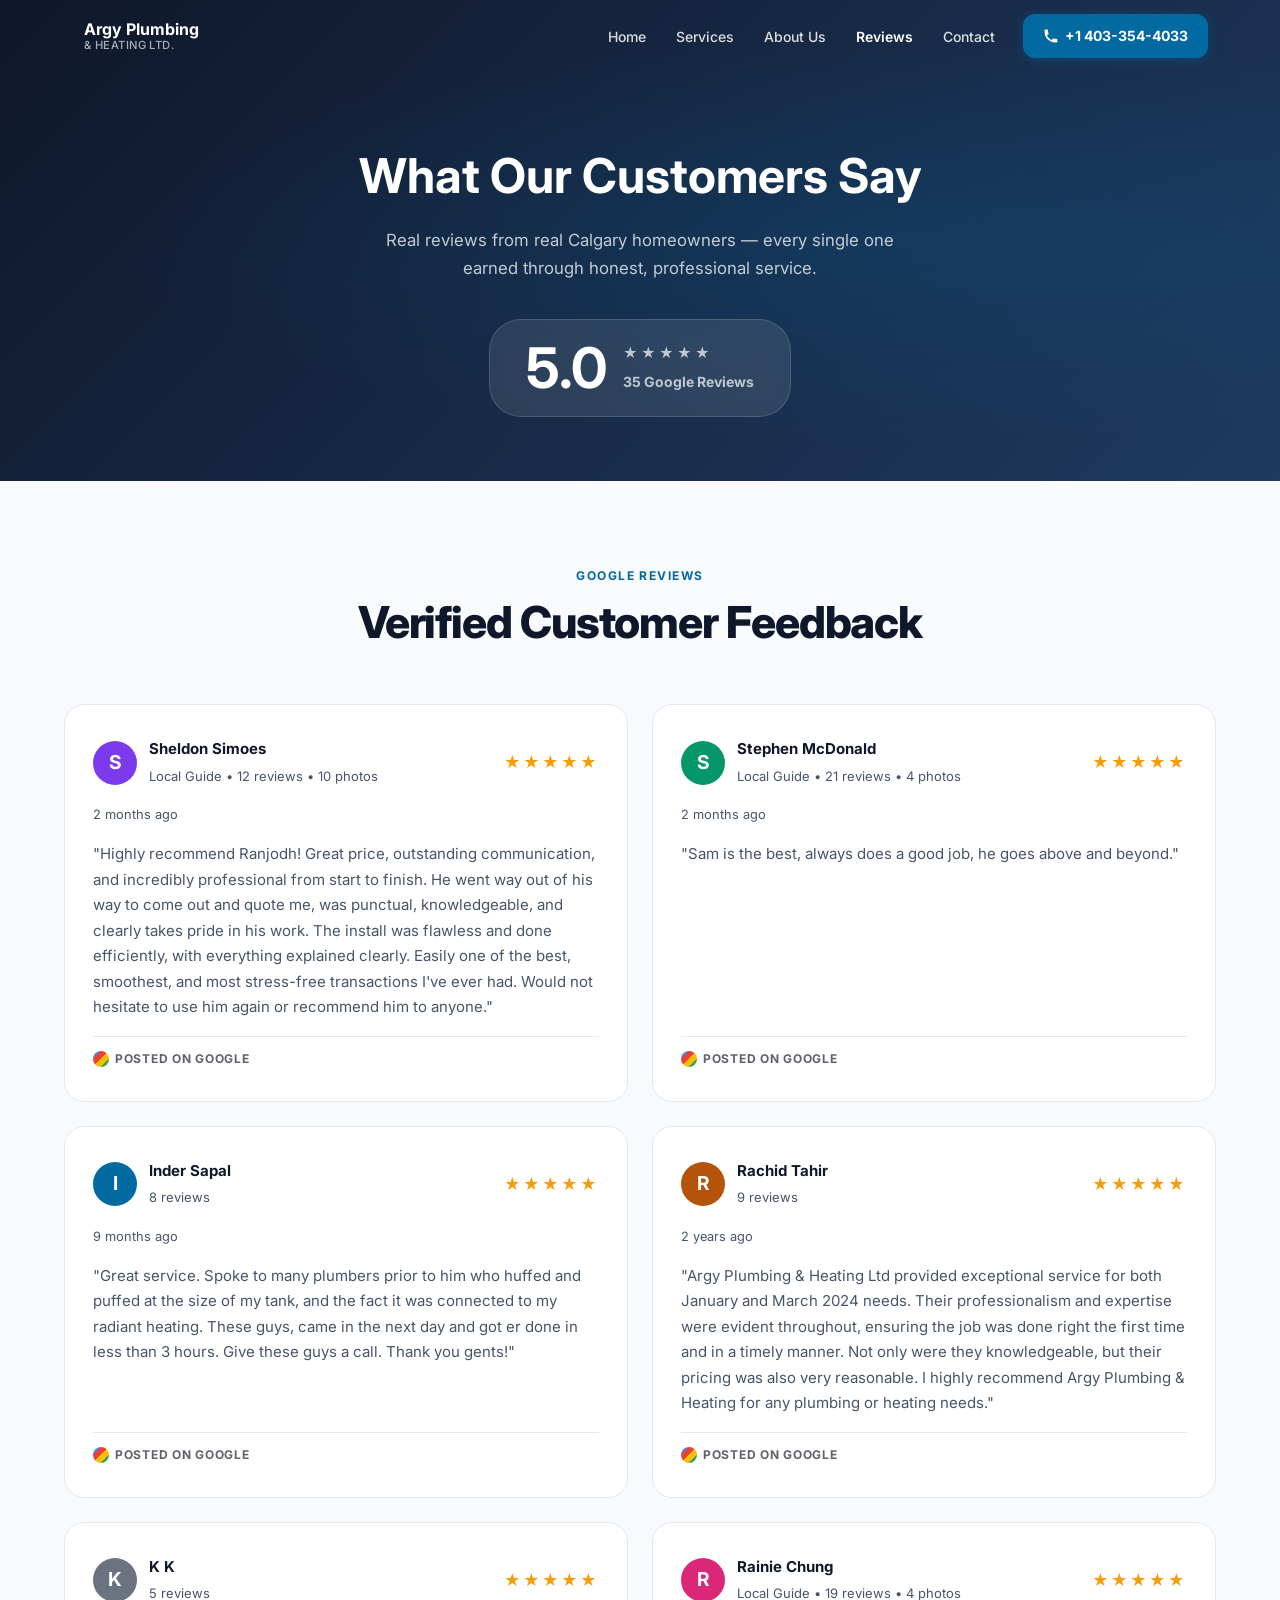
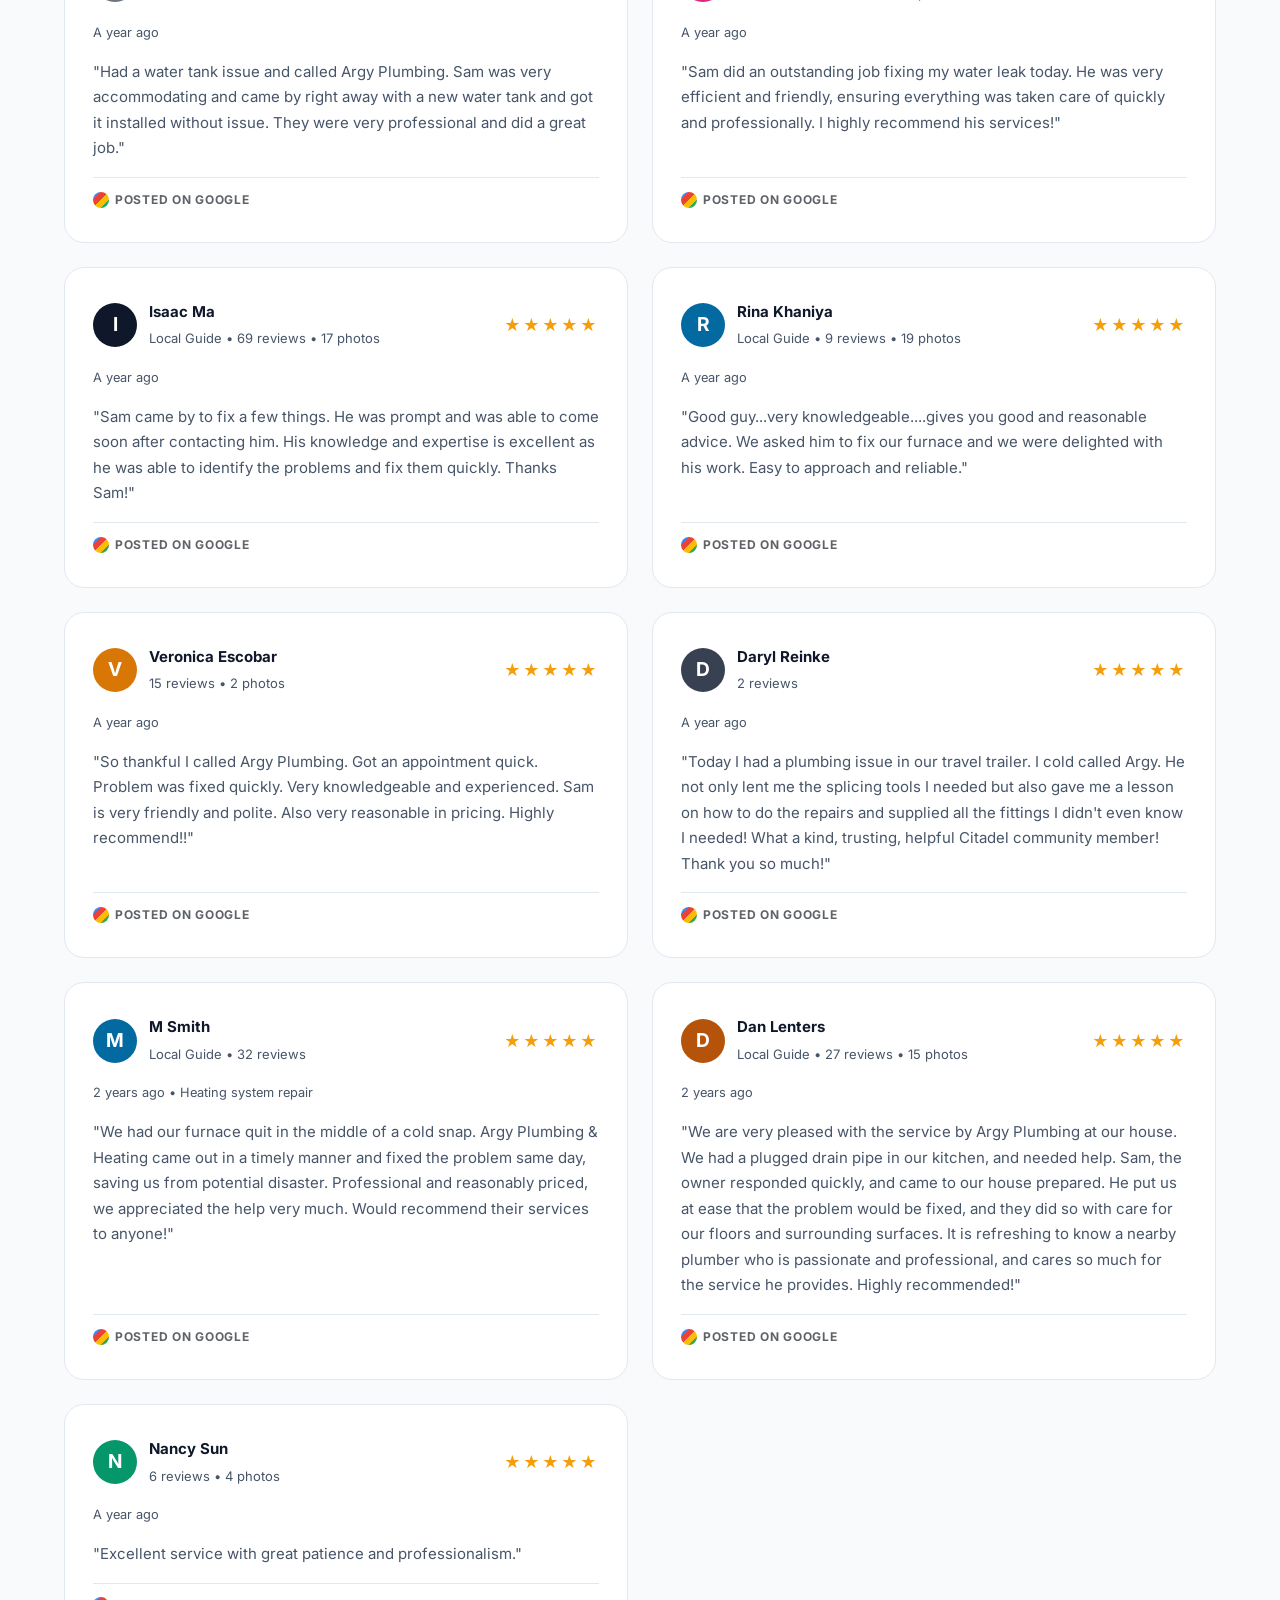
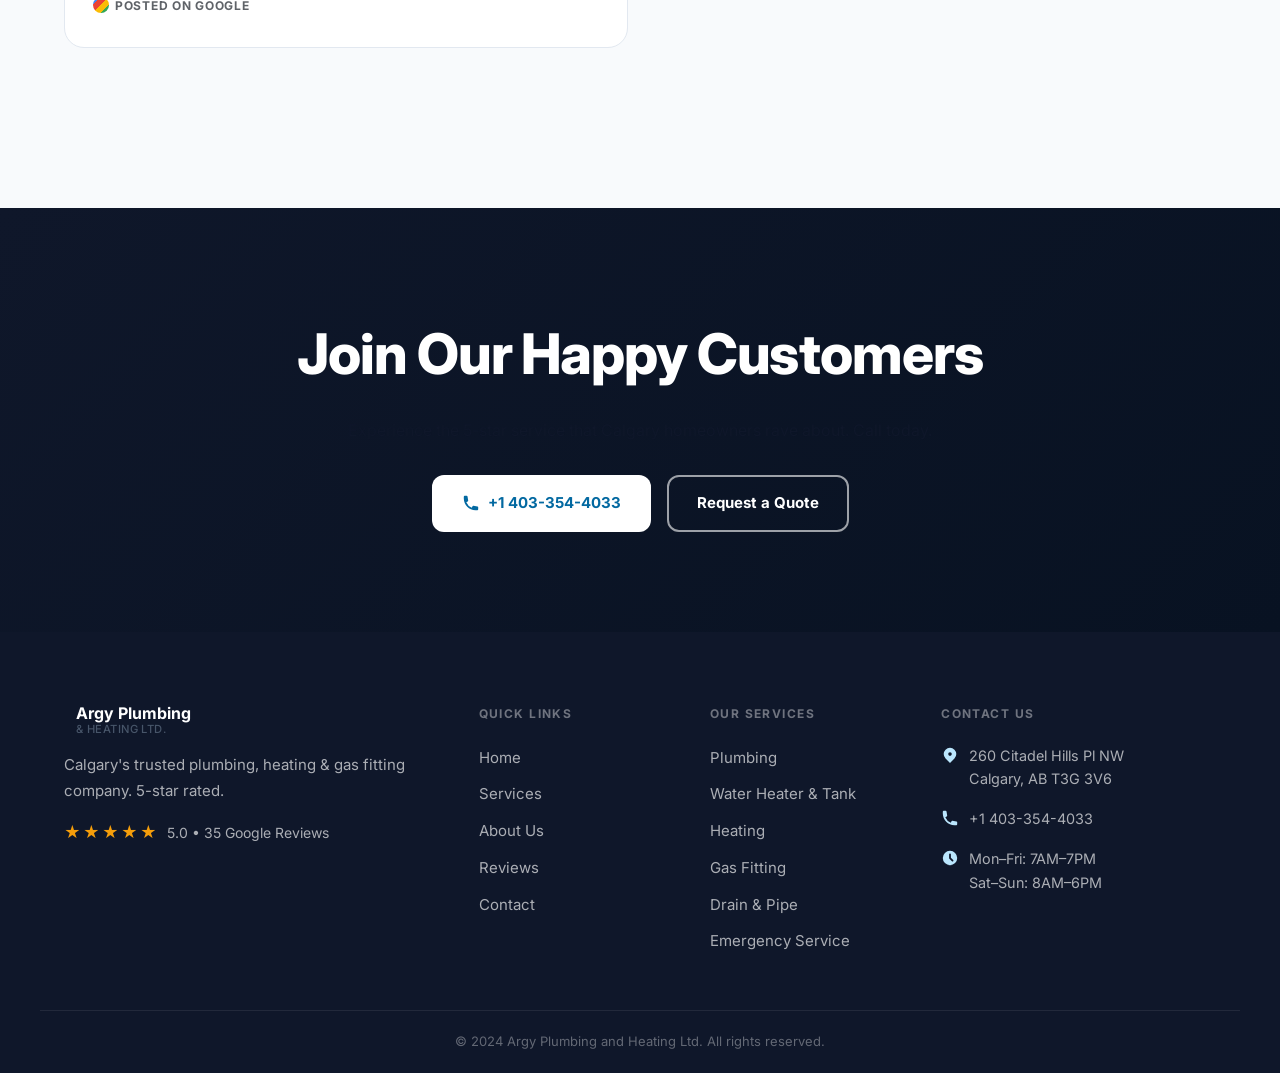
<file: reviews.html>
<!DOCTYPE html>
<html lang="en">
<head>
  <meta charset="UTF-8" />
  <meta name="viewport" content="width=device-width, initial-scale=1.0" />
  <title>Customer Reviews | Argy Plumbing and Heating Ltd. Calgary</title>
  <meta name="description" content="Read what Calgary homeowners say about Argy Plumbing and Heating Ltd. — 35 five-star Google reviews and counting. Real customers, real results." />
  <link rel="canonical" href="https://argyplumbing.com/reviews.html" />
  <link rel="preconnect" href="https://fonts.googleapis.com" />
  <link rel="preconnect" href="https://fonts.gstatic.com" crossorigin />
  <link href="https://fonts.googleapis.com/css2?family=Inter:wght@300;400;500;600;700;800;900&display=swap" rel="stylesheet" />
  <link rel="icon" type="image/svg+xml" href="images/logo.svg" />
  <link rel="stylesheet" href="styles.css" />
  <style>
    .reviews-page-header {
      background: linear-gradient(135deg, #0F172A 0%, #1E3A5F 100%);
      padding: calc(var(--nav-height) + 64px) 0 64px;
      text-align: center;
      position: relative;
      overflow: hidden;
    }
    .reviews-page-header::before {
      content: '';
      position: absolute;
      inset: 0;
      background: radial-gradient(ellipse at 70% 50%, rgba(3,105,161,.2) 0%, transparent 60%);
    }
    .reviews-page-header > * { position: relative; z-index: 1; }
    .reviews-page-header h1 {
      font-family: var(--font-heading);
      font-size: clamp(2rem,4vw,3rem);
      font-weight: 700;
      color: #fff;
      margin-bottom: 12px;
    }
    .reviews-page-header p { color: rgba(255,255,255,.75); font-size: 1.05rem; max-width: 540px; margin: 0 auto 24px; }
    .overall-rating {
      display: inline-flex;
      align-items: center;
      gap: 16px;
      background: rgba(255,255,255,.1);
      backdrop-filter: blur(8px);
      border: 1px solid rgba(255,255,255,.15);
      border-radius: var(--radius-xl);
      padding: 20px 36px;
      margin-top: 12px;
    }
    .overall-num {
      font-family: var(--font-heading);
      font-size: 3.5rem;
      font-weight: 700;
      color: #fff;
      line-height: 1;
    }
    .overall-info { text-align: left; }
    .overall-stars { font-size: 1.5rem; color: var(--color-gold); letter-spacing: 3px; display: block; margin-bottom: 4px; }
    .overall-info span { font-size: .875rem; color: rgba(255,255,255,.7); font-weight: 700; }
    .reviews-section-full { padding: 80px 0 100px; background: var(--color-bg); }
    .reviews-all-grid {
      display: grid;
      grid-template-columns: repeat(2, 1fr);
      gap: 24px;
    }
    @media (max-width: 768px) { .reviews-all-grid { grid-template-columns: 1fr; } }
    .review-card-full {
      background: var(--color-surface);
      border: 1px solid var(--color-border);
      border-radius: var(--radius-lg);
      padding: 32px 28px;
      display: flex;
      flex-direction: column;
      gap: 16px;
      transition: box-shadow var(--transition), transform var(--transition);
    }
    .review-card-full:hover { box-shadow: var(--shadow-lg); transform: translateY(-3px); }
    .google-badge {
      display: inline-flex;
      align-items: center;
      gap: 6px;
      font-size: .75rem;
      font-weight: 700;
      color: #5F6368;
      text-transform: uppercase;
      letter-spacing: .06em;
      margin-top: auto;
      padding-top: 12px;
      border-top: 1px solid var(--color-border);
    }
    .google-g {
      width: 16px;
      height: 16px;
      background: linear-gradient(135deg,#4285F4 25%,#EA4335 25%,#EA4335 50%,#FBBC05 50%,#FBBC05 75%,#34A853 75%);
      border-radius: 50%;
      flex-shrink: 0;
    }
  </style>
</head>
<body>

  <!-- NAV -->
  <nav class="navbar" id="navbar" role="navigation" aria-label="Main navigation">
    <div class="nav-inner">
      <a href="index.html" class="nav-logo" aria-label="Argy Plumbing and Heating Homepage">
        <div class="logo-icon" aria-hidden="true">
          <svg viewBox="0 0 32 32" fill="none"><path d="M8 4C8 4 6 8 6 14C6 18 8 21 12 22L12 28H20V22C24 21 26 18 26 14C26 8 24 4 24 4" stroke="#0369A1" stroke-width="2" stroke-linecap="round" stroke-linejoin="round"/><path d="M12 14H20M16 10V18" stroke="#0369A1" stroke-width="2" stroke-linecap="round"/></svg>
        </div>
        <div class="logo-text"><span class="logo-name">Argy Plumbing</span><span class="logo-sub">&amp; Heating Ltd.</span></div>
      </a>
      <button class="hamburger" id="hamburger" aria-label="Toggle menu" aria-expanded="false">
        <span></span><span></span><span></span>
      </button>
      <ul class="nav-links" id="nav-links" role="list">
        <li><a href="index.html" class="nav-link">Home</a></li>
        <li><a href="services.html" class="nav-link">Services</a></li>
        <li><a href="about.html" class="nav-link">About Us</a></li>
        <li><a href="reviews.html" class="nav-link active">Reviews</a></li>
        <li><a href="contact.html" class="nav-link">Contact</a></li>
        <li><a href="tel:+14033544033" class="nav-cta" id="nav-call-btn">
          <svg viewBox="0 0 20 20" fill="currentColor" aria-hidden="true"><path d="M2 3a1 1 0 011-1h2.153a1 1 0 01.986.836l.74 4.435a1 1 0 01-.54 1.06l-1.548.773a11.037 11.037 0 006.105 6.105l.774-1.548a1 1 0 011.059-.54l4.435.74a1 1 0 01.836.986V17a1 1 0 01-1 1h-2C7.82 18 2 12.18 2 5V3z"/></svg>
          +1 403-354-4033
        </a></li>
      </ul>
    </div>
  </nav>

  <!-- PAGE HEADER -->
  <header class="reviews-page-header">
    <div class="container">
      <h1>What Our Customers Say</h1>
      <p>Real reviews from real Calgary homeowners — every single one earned through honest, professional service.</p>
      <div class="overall-rating" aria-label="5.0 out of 5 stars rating from 35 reviews">
        <div class="overall-num">5.0</div>
        <div class="overall-info">
          <span class="overall-stars">★★★★★</span>
          <span>35 Google Reviews</span>
        </div>
      </div>
    </div>
  </header>

  <!-- ALL REVIEWS -->
  <section class="reviews-section-full" aria-labelledby="all-reviews-heading">
    <div class="container">
      <div class="section-header">
        <span class="section-label">Google Reviews</span>
        <h2 id="all-reviews-heading" class="section-title">Verified Customer Feedback</h2>
      </div>

      <div class="reviews-all-grid" role="list">

        <!-- Review 1: Sheldon Simoes -->
        <article class="review-card-full reveal" role="listitem" aria-label="Review by Sheldon Simoes">
          <div class="review-header">
            <div class="reviewer-avatar" aria-hidden="true" style="background:#7C3AED;">S</div>
            <div class="reviewer-info">
              <strong>Sheldon Simoes</strong>
              <span>Local Guide &bull; 12 reviews &bull; 10 photos</span>
            </div>
            <div class="reviewer-stars" aria-label="5 out of 5 stars">★★★★★</div>
          </div>
          <p class="review-meta" style="font-size:.8rem;color:var(--color-text-muted);">2 months ago</p>
          <p class="review-text">"Highly recommend Ranjodh! Great price, outstanding communication, and incredibly professional from start to finish. He went way out of his way to come out and quote me, was punctual, knowledgeable, and clearly takes pride in his work. The install was flawless and done efficiently, with everything explained clearly. Easily one of the best, smoothest, and most stress-free transactions I've ever had. Would not hesitate to use him again or recommend him to anyone."</p>
          <div class="google-badge"><div class="google-g" aria-hidden="true"></div>Posted on Google</div>
        </article>

        <!-- Review 2: Stephen McDonald -->
        <article class="review-card-full reveal" role="listitem" aria-label="Review by Stephen McDonald">
          <div class="review-header">
            <div class="reviewer-avatar" aria-hidden="true" style="background:#059669;">S</div>
            <div class="reviewer-info">
              <strong>Stephen McDonald</strong>
              <span>Local Guide &bull; 21 reviews &bull; 4 photos</span>
            </div>
            <div class="reviewer-stars" aria-label="5 out of 5 stars">★★★★★</div>
          </div>
          <p class="review-meta" style="font-size:.8rem;color:var(--color-text-muted);">2 months ago</p>
          <p class="review-text">"Sam is the best, always does a good job, he goes above and beyond."</p>
          <div class="google-badge"><div class="google-g" aria-hidden="true"></div>Posted on Google</div>
        </article>

        <!-- Review 3: Inder Sapal -->
        <article class="review-card-full reveal" role="listitem" aria-label="Review by Inder Sapal">
          <div class="review-header">
            <div class="reviewer-avatar" aria-hidden="true" style="background:#0369A1;">I</div>
            <div class="reviewer-info">
              <strong>Inder Sapal</strong>
              <span>8 reviews</span>
            </div>
            <div class="reviewer-stars" aria-label="5 out of 5 stars">★★★★★</div>
          </div>
          <p class="review-meta" style="font-size:.8rem;color:var(--color-text-muted);">9 months ago</p>
          <p class="review-text">"Great service. Spoke to many plumbers prior to him who huffed and puffed at the size of my tank, and the fact it was connected to my radiant heating. These guys, came in the next day and got er done in less than 3 hours. Give these guys a call. Thank you gents!"</p>
          <div class="google-badge"><div class="google-g" aria-hidden="true"></div>Posted on Google</div>
        </article>

        <!-- Review 4: Rachid Tahir -->
        <article class="review-card-full reveal" role="listitem" aria-label="Review by Rachid Tahir">
          <div class="review-header">
            <div class="reviewer-avatar" aria-hidden="true" style="background:#B45309;">R</div>
            <div class="reviewer-info">
              <strong>Rachid Tahir</strong>
              <span>9 reviews</span>
            </div>
            <div class="reviewer-stars" aria-label="5 out of 5 stars">★★★★★</div>
          </div>
          <p class="review-meta" style="font-size:.8rem;color:var(--color-text-muted);">2 years ago</p>
          <p class="review-text">"Argy Plumbing &amp; Heating Ltd provided exceptional service for both January and March 2024 needs. Their professionalism and expertise were evident throughout, ensuring the job was done right the first time and in a timely manner. Not only were they knowledgeable, but their pricing was also very reasonable. I highly recommend Argy Plumbing &amp; Heating for any plumbing or heating needs."</p>
          <div class="google-badge"><div class="google-g" aria-hidden="true"></div>Posted on Google</div>
        </article>

        <!-- Review 5: K K -->
        <article class="review-card-full reveal" role="listitem" aria-label="Review by K K">
          <div class="review-header">
            <div class="reviewer-avatar" aria-hidden="true" style="background:#6B7280;">K</div>
            <div class="reviewer-info">
              <strong>K K</strong>
              <span>5 reviews</span>
            </div>
            <div class="reviewer-stars" aria-label="5 out of 5 stars">★★★★★</div>
          </div>
          <p class="review-meta" style="font-size:.8rem;color:var(--color-text-muted);">A year ago</p>
          <p class="review-text">"Had a water tank issue and called Argy Plumbing. Sam was very accommodating and came by right away with a new water tank and got it installed without issue. They were very professional and did a great job."</p>
          <div class="google-badge"><div class="google-g" aria-hidden="true"></div>Posted on Google</div>
        </article>

        <!-- Review 6: Rainie Chung -->
        <article class="review-card-full reveal" role="listitem" aria-label="Review by Rainie Chung">
          <div class="review-header">
            <div class="reviewer-avatar" aria-hidden="true" style="background:#DB2777;">R</div>
            <div class="reviewer-info">
              <strong>Rainie Chung</strong>
              <span>Local Guide &bull; 19 reviews &bull; 4 photos</span>
            </div>
            <div class="reviewer-stars" aria-label="5 out of 5 stars">★★★★★</div>
          </div>
          <p class="review-meta" style="font-size:.8rem;color:var(--color-text-muted);">A year ago</p>
          <p class="review-text">"Sam did an outstanding job fixing my water leak today. He was very efficient and friendly, ensuring everything was taken care of quickly and professionally. I highly recommend his services!"</p>
          <div class="google-badge"><div class="google-g" aria-hidden="true"></div>Posted on Google</div>
        </article>

        <!-- Review 7: Isaac Ma -->
        <article class="review-card-full reveal" role="listitem" aria-label="Review by Isaac Ma">
          <div class="review-header">
            <div class="reviewer-avatar" aria-hidden="true" style="background:#0F172A;">I</div>
            <div class="reviewer-info">
              <strong>Isaac Ma</strong>
              <span>Local Guide &bull; 69 reviews &bull; 17 photos</span>
            </div>
            <div class="reviewer-stars" aria-label="5 out of 5 stars">★★★★★</div>
          </div>
          <p class="review-meta" style="font-size:.8rem;color:var(--color-text-muted);">A year ago</p>
          <p class="review-text">"Sam came by to fix a few things. He was prompt and was able to come soon after contacting him. His knowledge and expertise is excellent as he was able to identify the problems and fix them quickly. Thanks Sam!"</p>
          <div class="google-badge"><div class="google-g" aria-hidden="true"></div>Posted on Google</div>
        </article>

        <!-- Review 8: Rina Khaniya -->
        <article class="review-card-full reveal" role="listitem" aria-label="Review by Rina Khaniya">
          <div class="review-header">
            <div class="reviewer-avatar" aria-hidden="true" style="background:#0369A1;">R</div>
            <div class="reviewer-info">
              <strong>Rina Khaniya</strong>
              <span>Local Guide &bull; 9 reviews &bull; 19 photos</span>
            </div>
            <div class="reviewer-stars" aria-label="5 out of 5 stars">★★★★★</div>
          </div>
          <p class="review-meta" style="font-size:.8rem;color:var(--color-text-muted);">A year ago</p>
          <p class="review-text">"Good guy...very knowledgeable....gives you good and reasonable advice. We asked him to fix our furnace and we were delighted with his work. Easy to approach and reliable."</p>
          <div class="google-badge"><div class="google-g" aria-hidden="true"></div>Posted on Google</div>
        </article>

        <!-- Review 9: Veronica Escobar -->
        <article class="review-card-full reveal" role="listitem" aria-label="Review by Veronica Escobar">
          <div class="review-header">
            <div class="reviewer-avatar" aria-hidden="true" style="background:#D97706;">V</div>
            <div class="reviewer-info">
              <strong>Veronica Escobar</strong>
              <span>15 reviews &bull; 2 photos</span>
            </div>
            <div class="reviewer-stars" aria-label="5 out of 5 stars">★★★★★</div>
          </div>
          <p class="review-meta" style="font-size:.8rem;color:var(--color-text-muted);">A year ago</p>
          <p class="review-text">"So thankful I called Argy Plumbing. Got an appointment quick. Problem was fixed quickly. Very knowledgeable and experienced. Sam is very friendly and polite. Also very reasonable in pricing. Highly recommend!!"</p>
          <div class="google-badge"><div class="google-g" aria-hidden="true"></div>Posted on Google</div>
        </article>

        <!-- Review 10: Daryl Reinke -->
        <article class="review-card-full reveal" role="listitem" aria-label="Review by Daryl Reinke">
          <div class="review-header">
            <div class="reviewer-avatar" aria-hidden="true" style="background:#374151;">D</div>
            <div class="reviewer-info">
              <strong>Daryl Reinke</strong>
              <span>2 reviews</span>
            </div>
            <div class="reviewer-stars" aria-label="5 out of 5 stars">★★★★★</div>
          </div>
          <p class="review-meta" style="font-size:.8rem;color:var(--color-text-muted);">A year ago</p>
          <p class="review-text">"Today I had a plumbing issue in our travel trailer. I cold called Argy. He not only lent me the splicing tools I needed but also gave me a lesson on how to do the repairs and supplied all the fittings I didn't even know I needed! What a kind, trusting, helpful Citadel community member! Thank you so much!"</p>
          <div class="google-badge"><div class="google-g" aria-hidden="true"></div>Posted on Google</div>
        </article>

        <!-- Review 11: M Smith -->
        <article class="review-card-full reveal" role="listitem" aria-label="Review by M Smith">
          <div class="review-header">
            <div class="reviewer-avatar" aria-hidden="true" style="background:#0369A1;">M</div>
            <div class="reviewer-info">
              <strong>M Smith</strong>
              <span>Local Guide &bull; 32 reviews</span>
            </div>
            <div class="reviewer-stars" aria-label="5 out of 5 stars">★★★★★</div>
          </div>
          <p class="review-meta" style="font-size:.8rem;color:var(--color-text-muted);">2 years ago &bull; Heating system repair</p>
          <p class="review-text">"We had our furnace quit in the middle of a cold snap. Argy Plumbing &amp; Heating came out in a timely manner and fixed the problem same day, saving us from potential disaster. Professional and reasonably priced, we appreciated the help very much. Would recommend their services to anyone!"</p>
          <div class="google-badge"><div class="google-g" aria-hidden="true"></div>Posted on Google</div>
        </article>

        <!-- Review 12: Dan Lenters -->
        <article class="review-card-full reveal" role="listitem" aria-label="Review by Dan Lenters">
          <div class="review-header">
            <div class="reviewer-avatar" aria-hidden="true" style="background:#B45309;">D</div>
            <div class="reviewer-info">
              <strong>Dan Lenters</strong>
              <span>Local Guide &bull; 27 reviews &bull; 15 photos</span>
            </div>
            <div class="reviewer-stars" aria-label="5 out of 5 stars">★★★★★</div>
          </div>
          <p class="review-meta" style="font-size:.8rem;color:var(--color-text-muted);">2 years ago</p>
          <p class="review-text">"We are very pleased with the service by Argy Plumbing at our house. We had a plugged drain pipe in our kitchen, and needed help. Sam, the owner responded quickly, and came to our house prepared. He put us at ease that the problem would be fixed, and they did so with care for our floors and surrounding surfaces. It is refreshing to know a nearby plumber who is passionate and professional, and cares so much for the service he provides. Highly recommended!"</p>
          <div class="google-badge"><div class="google-g" aria-hidden="true"></div>Posted on Google</div>
        </article>

        <!-- Review 13: Nancy Sun -->
        <article class="review-card-full reveal" role="listitem" aria-label="Review by Nancy Sun">
          <div class="review-header">
            <div class="reviewer-avatar" aria-hidden="true" style="background:#059669;">N</div>
            <div class="reviewer-info">
              <strong>Nancy Sun</strong>
              <span>6 reviews &bull; 4 photos</span>
            </div>
            <div class="reviewer-stars" aria-label="5 out of 5 stars">★★★★★</div>
          </div>
          <p class="review-meta" style="font-size:.8rem;color:var(--color-text-muted);">A year ago</p>
          <p class="review-text">"Excellent service with great patience and professionalism."</p>
          <div class="google-badge"><div class="google-g" aria-hidden="true"></div>Posted on Google</div>
        </article>

      </div><!-- end reviews grid -->
    </div>
  </section>

  <!-- CTA BANNER -->
  <section class="cta-banner" aria-labelledby="reviews-cta-heading">
    <div class="container cta-inner">
      <div class="cta-content">
        <h2 id="reviews-cta-heading">Join Our Happy Customers</h2>
        <p>Experience the 5-star service that Calgary homeowners rave about. Call today.</p>
      </div>
      <div class="cta-actions">
        <a href="tel:+14033544033" class="btn btn-white" id="reviews-cta-call">
          <svg viewBox="0 0 20 20" fill="currentColor" aria-hidden="true"><path d="M2 3a1 1 0 011-1h2.153a1 1 0 01.986.836l.74 4.435a1 1 0 01-.54 1.06l-1.548.773a11.037 11.037 0 006.105 6.105l.774-1.548a1 1 0 011.059-.54l4.435.74a1 1 0 01.836.986V17a1 1 0 01-1 1h-2C7.82 18 2 12.18 2 5V3z"/></svg>
          +1 403-354-4033
        </a>
        <a href="contact.html" class="btn btn-outline-white" id="reviews-cta-contact">Request a Quote</a>
      </div>
    </div>
  </section>

  <!-- FOOTER -->
  <footer class="footer" role="contentinfo">
    <div class="container footer-inner">
      <div class="footer-brand">
        <div class="nav-logo footer-logo">
          <div class="logo-icon" aria-hidden="true">
            <svg viewBox="0 0 32 32" fill="none"><path d="M8 4C8 4 6 8 6 14C6 18 8 21 12 22L12 28H20V22C24 21 26 18 26 14C26 8 24 4 24 4" stroke="#60A5FA" stroke-width="2" stroke-linecap="round" stroke-linejoin="round"/><path d="M12 14H20M16 10V18" stroke="#60A5FA" stroke-width="2" stroke-linecap="round"/></svg>
          </div>
          <div class="logo-text"><span class="logo-name">Argy Plumbing</span><span class="logo-sub">&amp; Heating Ltd.</span></div>
        </div>
        <p>Calgary's trusted plumbing, heating &amp; gas fitting company. 5-star rated.</p>
        <div class="footer-rating"><span class="stars footer-stars">★★★★★</span><span>5.0 &bull; 35 Google Reviews</span></div>
      </div>
      <div class="footer-nav">
        <h3>Quick Links</h3>
        <ul role="list"><li><a href="index.html">Home</a></li><li><a href="services.html">Services</a></li><li><a href="about.html">About Us</a></li><li><a href="reviews.html">Reviews</a></li><li><a href="contact.html">Contact</a></li></ul>
      </div>
      <div class="footer-services">
        <h3>Our Services</h3>
        <ul role="list"><li><a href="services.html#plumbing">Plumbing</a></li><li><a href="services.html#water-heater">Water Heater &amp; Tank</a></li><li><a href="services.html#heating">Heating</a></li><li><a href="services.html#gas">Gas Fitting</a></li><li><a href="services.html#drains">Drain &amp; Pipe</a></li><li><a href="services.html#emergency">Emergency Service</a></li></ul>
      </div>
      <div class="footer-contact">
        <h3>Contact Us</h3>
        <address>
          <p><svg viewBox="0 0 20 20" fill="currentColor" aria-hidden="true"><path fill-rule="evenodd" d="M5.05 4.05a7 7 0 119.9 9.9L10 18.9l-4.95-4.95a7 7 0 010-9.9zM10 11a2 2 0 100-4 2 2 0 000 4z" clip-rule="evenodd"/></svg>260 Citadel Hills Pl NW<br/>Calgary, AB T3G 3V6</p>
          <p><svg viewBox="0 0 20 20" fill="currentColor" aria-hidden="true"><path d="M2 3a1 1 0 011-1h2.153a1 1 0 01.986.836l.74 4.435a1 1 0 01-.54 1.06l-1.548.773a11.037 11.037 0 006.105 6.105l.774-1.548a1 1 0 011.059-.54l4.435.74a1 1 0 01.836.986V17a1 1 0 01-1 1h-2C7.82 18 2 12.18 2 5V3z"/></svg><a href="tel:+14033544033">+1 403-354-4033</a></p>
          <p><svg viewBox="0 0 20 20" fill="currentColor" aria-hidden="true"><path fill-rule="evenodd" d="M10 18a8 8 0 100-16 8 8 0 000 16zm1-12a1 1 0 10-2 0v4a1 1 0 00.293.707l2.828 2.829a1 1 0 101.415-1.415L11 9.586V6z" clip-rule="evenodd"/></svg>Mon–Fri: 7AM–7PM<br/>Sat–Sun: 8AM–6PM</p>
        </address>
      </div>
    </div>
    <div class="footer-bottom"><div class="container"><p>&copy; 2024 Argy Plumbing and Heating Ltd. All rights reserved.</p></div></div>
  </footer>

  <script src="main.js"></script>
</body>
</html>
</file>
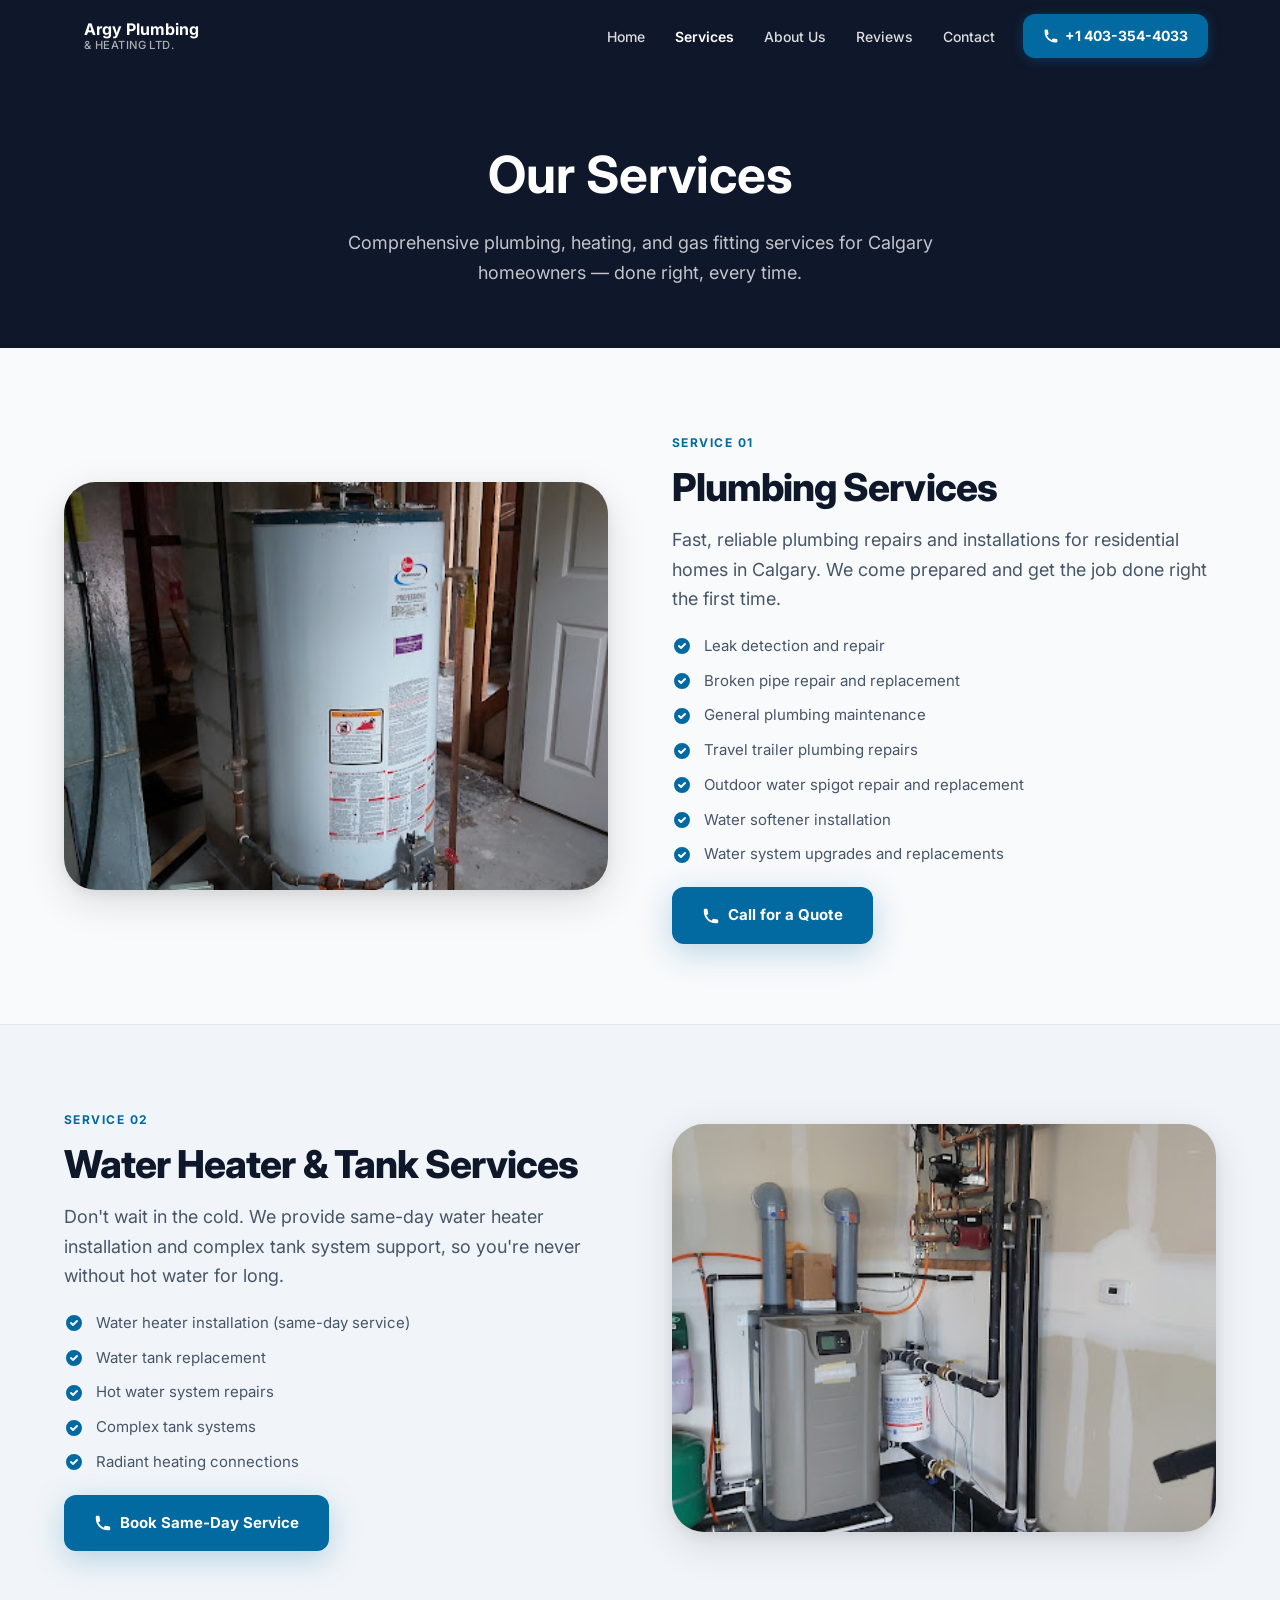
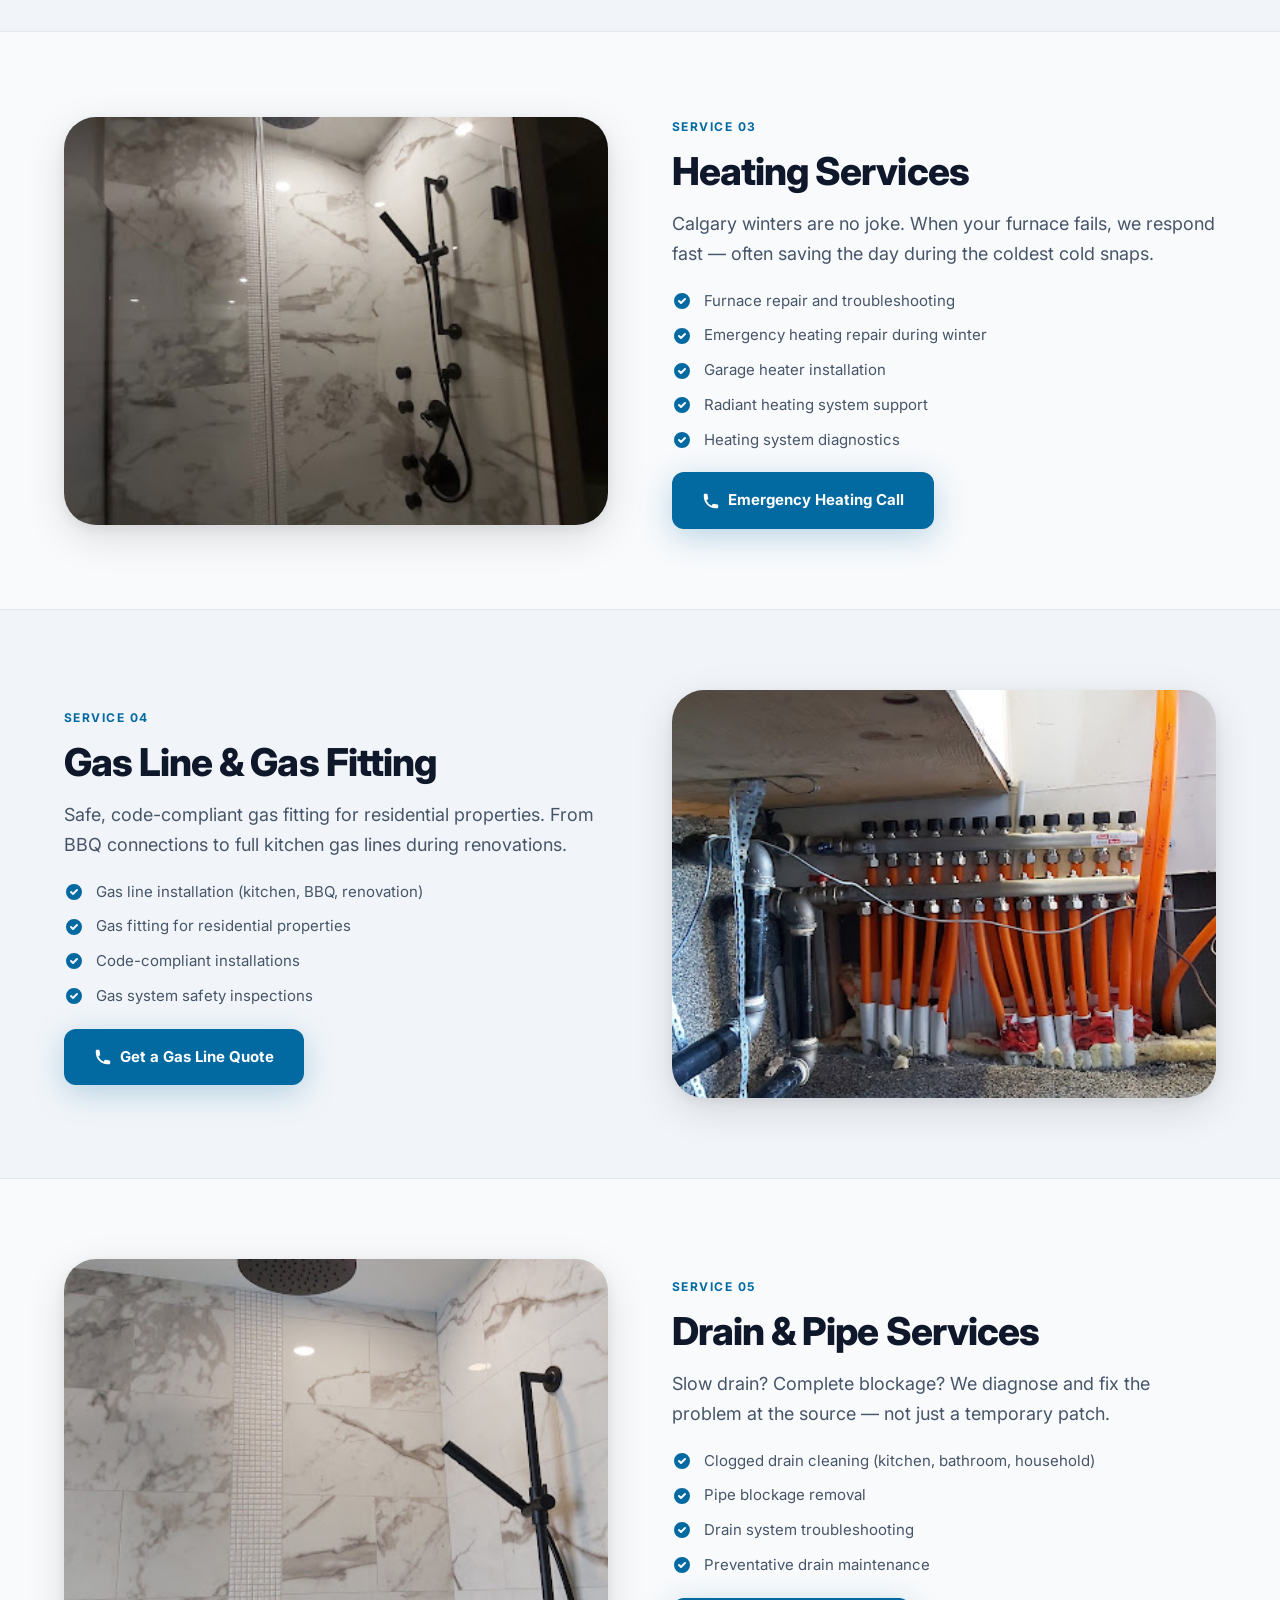
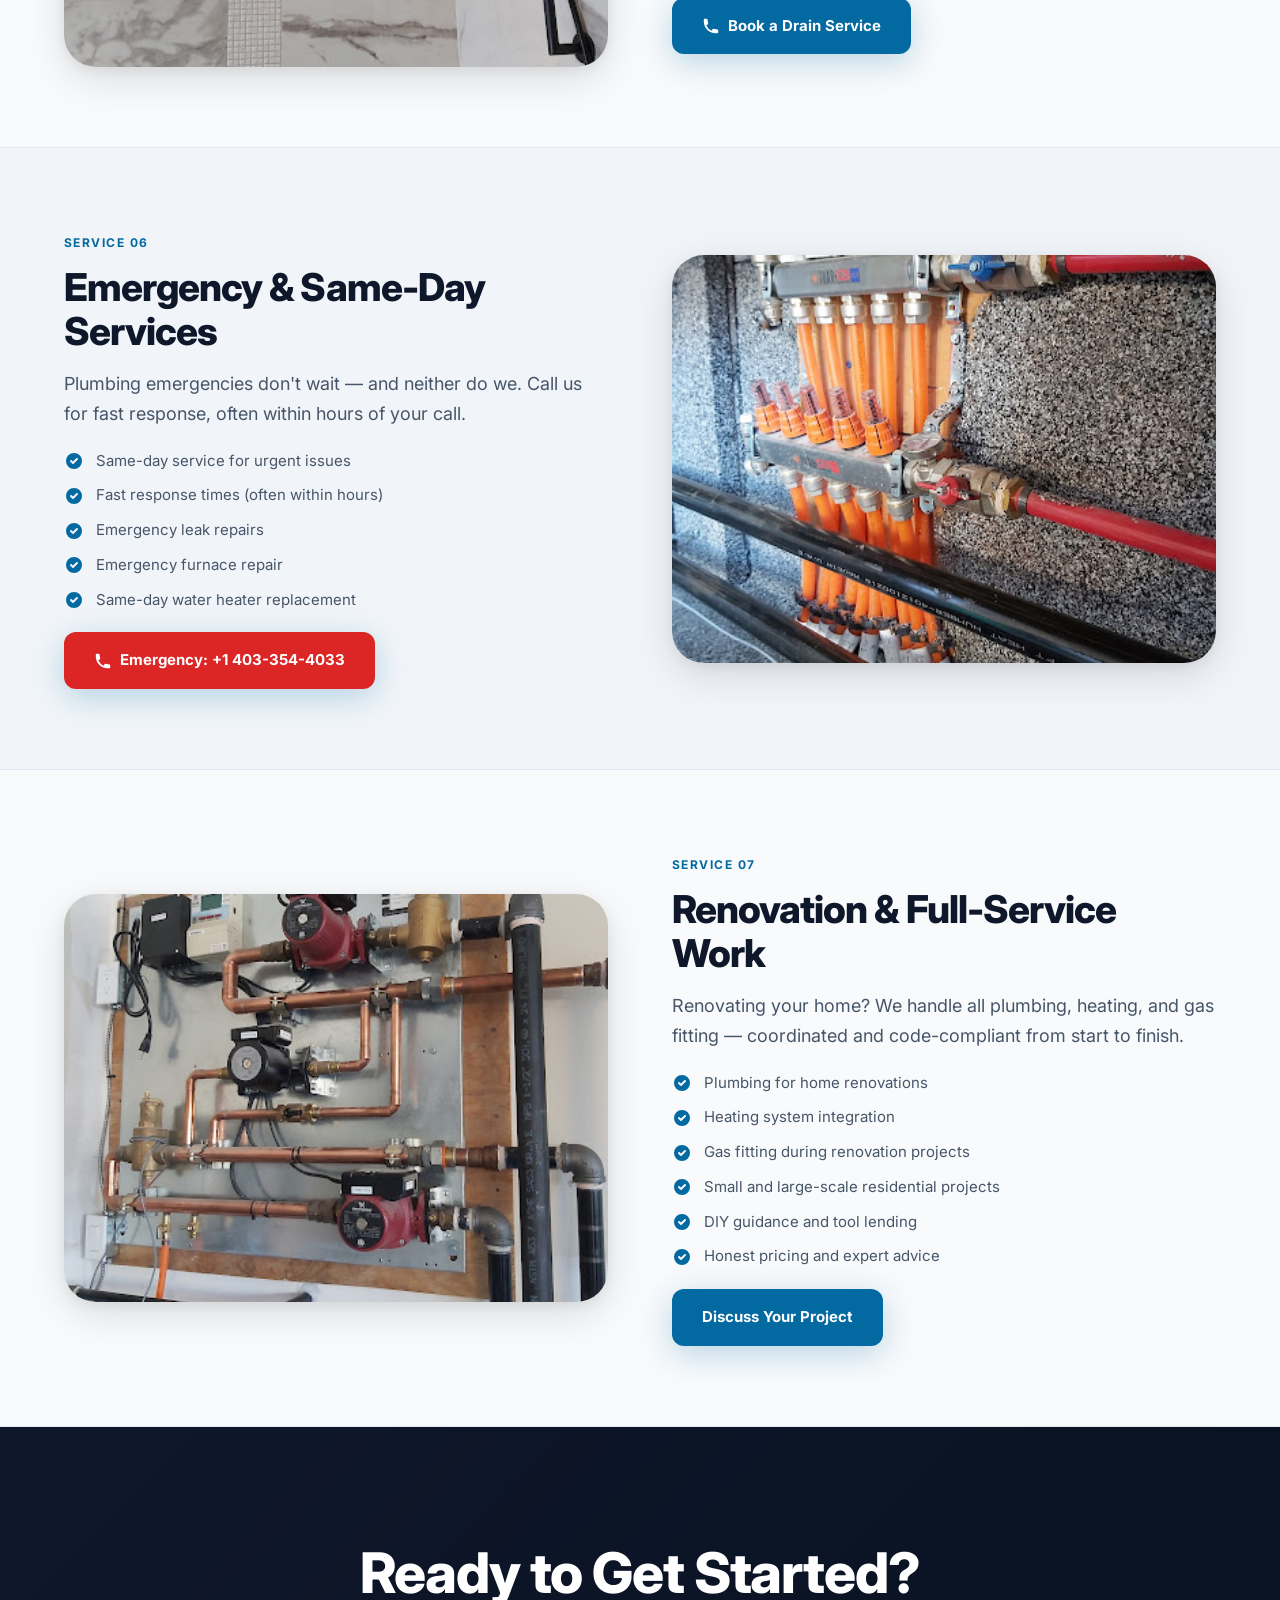
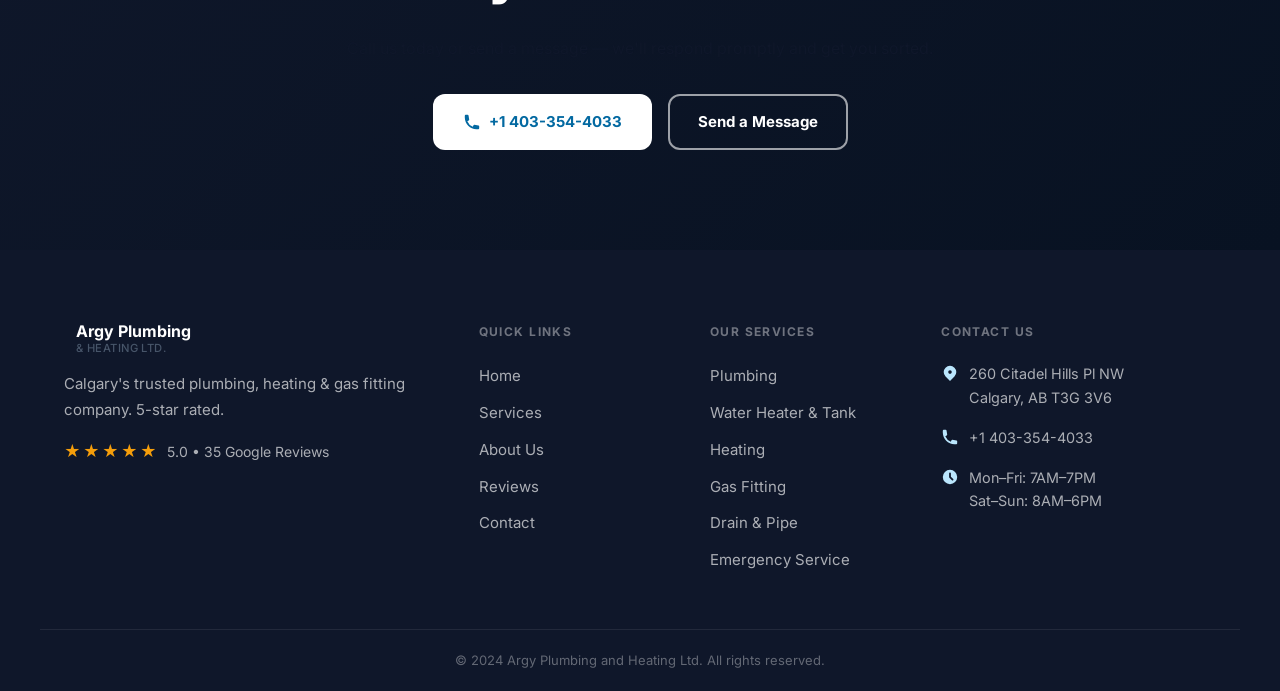
<file: services.html>
<!DOCTYPE html>
<html lang="en">
<head>
  <meta charset="UTF-8" />
  <meta name="viewport" content="width=device-width, initial-scale=1.0" />
  <title>Services | Argy Plumbing and Heating Ltd. Calgary</title>
  <meta name="description" content="Full-service plumbing, heating, gas fitting, water heaters, clogged drains, emergency repairs and more in Calgary, AB. Same-day service available." />
  <link rel="canonical" href="https://argyplumbing.com/services.html" />
  <link rel="preconnect" href="https://fonts.googleapis.com" />
  <link rel="preconnect" href="https://fonts.gstatic.com" crossorigin />
  <link href="https://fonts.googleapis.com/css2?family=Inter:wght@300;400;500;600;700;800;900&display=swap" rel="stylesheet" />
  <link rel="icon" type="image/svg+xml" href="images/logo.svg" />
  <link rel="stylesheet" href="styles.css" />
</head>
<body>

  <!-- NAV -->
  <nav class="navbar" id="navbar" role="navigation" aria-label="Main navigation">
    <div class="nav-inner">
      <a href="index.html" class="nav-logo" aria-label="Argy Plumbing and Heating Homepage">
        <div class="logo-icon" aria-hidden="true">
          <svg viewBox="0 0 32 32" fill="none"><path d="M8 4C8 4 6 8 6 14C6 18 8 21 12 22L12 28H20V22C24 21 26 18 26 14C26 8 24 4 24 4" stroke="#0369A1" stroke-width="2" stroke-linecap="round" stroke-linejoin="round"/><path d="M12 14H20M16 10V18" stroke="#0369A1" stroke-width="2" stroke-linecap="round"/></svg>
        </div>
        <div class="logo-text"><span class="logo-name">Argy Plumbing</span><span class="logo-sub">&amp; Heating Ltd.</span></div>
      </a>
      <button class="hamburger" id="hamburger" aria-label="Toggle menu" aria-expanded="false">
        <span></span><span></span><span></span>
      </button>
      <ul class="nav-links" id="nav-links" role="list">
        <li><a href="index.html" class="nav-link">Home</a></li>
        <li><a href="services.html" class="nav-link active">Services</a></li>
        <li><a href="about.html" class="nav-link">About Us</a></li>
        <li><a href="reviews.html" class="nav-link">Reviews</a></li>
        <li><a href="contact.html" class="nav-link">Contact</a></li>
        <li><a href="tel:+14033544033" class="nav-cta" id="nav-call-btn">
          <svg viewBox="0 0 20 20" fill="currentColor" aria-hidden="true"><path d="M2 3a1 1 0 011-1h2.153a1 1 0 01.986.836l.74 4.435a1 1 0 01-.54 1.06l-1.548.773a11.037 11.037 0 006.105 6.105l.774-1.548a1 1 0 011.059-.54l4.435.74a1 1 0 01.836.986V17a1 1 0 01-1 1h-2C7.82 18 2 12.18 2 5V3z"/></svg>
          +1 403-354-4033
        </a></li>
      </ul>
    </div>
  </nav>

  <!-- PAGE HEADER -->
  <header class="page-header">
    <div class="container">
      <h1>Our Services</h1>
      <p>Comprehensive plumbing, heating, and gas fitting services for Calgary homeowners — done right, every time.</p>
    </div>
  </header>

  <!-- PLUMBING -->
  <section class="service-detail reveal" id="plumbing">
    <div class="container service-detail-inner">
      <div class="service-detail-img">
        <img src="images/pipe.jpg" alt="Professional plumbing pipe work by Argy Plumbing" loading="lazy" />
      </div>
      <div class="service-detail-content">
        <span class="section-label">Service 01</span>
        <h2 class="section-title">Plumbing Services</h2>
        <p class="section-sub">Fast, reliable plumbing repairs and installations for residential homes in Calgary. We come prepared and get the job done right the first time.</p>
        <ul class="service-list" role="list">
          <li>Leak detection and repair</li>
          <li>Broken pipe repair and replacement</li>
          <li>General plumbing maintenance</li>
          <li>Travel trailer plumbing repairs</li>
          <li>Outdoor water spigot repair and replacement</li>
          <li>Water softener installation</li>
          <li>Water system upgrades and replacements</li>
        </ul>
        <a href="tel:+14033544033" class="btn btn-primary" id="plumbing-call-btn">
          <svg viewBox="0 0 20 20" fill="currentColor" aria-hidden="true"><path d="M2 3a1 1 0 011-1h2.153a1 1 0 01.986.836l.74 4.435a1 1 0 01-.54 1.06l-1.548.773a11.037 11.037 0 006.105 6.105l.774-1.548a1 1 0 011.059-.54l4.435.74a1 1 0 01.836.986V17a1 1 0 01-1 1h-2C7.82 18 2 12.18 2 5V3z"/></svg>
          Call for a Quote
        </a>
      </div>
    </div>
  </section>

  <!-- WATER HEATER -->
  <section class="service-detail reveal" id="water-heater">
    <div class="container service-detail-inner">
      <div class="service-detail-img">
        <img src="images/inside.jpg" alt="Water heater installation by Argy Plumbing" loading="lazy" />
      </div>
      <div class="service-detail-content">
        <span class="section-label">Service 02</span>
        <h2 class="section-title">Water Heater &amp; Tank Services</h2>
        <p class="section-sub">Don't wait in the cold. We provide same-day water heater installation and complex tank system support, so you're never without hot water for long.</p>
        <ul class="service-list" role="list">
          <li>Water heater installation (same-day service)</li>
          <li>Water tank replacement</li>
          <li>Hot water system repairs</li>
          <li>Complex tank systems</li>
          <li>Radiant heating connections</li>
        </ul>
        <a href="tel:+14033544033" class="btn btn-primary" id="water-heater-call-btn">
          <svg viewBox="0 0 20 20" fill="currentColor" aria-hidden="true"><path d="M2 3a1 1 0 011-1h2.153a1 1 0 01.986.836l.74 4.435a1 1 0 01-.54 1.06l-1.548.773a11.037 11.037 0 006.105 6.105l.774-1.548a1 1 0 011.059-.54l4.435.74a1 1 0 01.836.986V17a1 1 0 01-1 1h-2C7.82 18 2 12.18 2 5V3z"/></svg>
          Book Same-Day Service
        </a>
      </div>
    </div>
  </section>

  <!-- HEATING -->
  <section class="service-detail reveal" id="heating">
    <div class="container service-detail-inner">
      <div class="service-detail-img">
        <img src="images/inside2.jpg" alt="Heating system repair by Argy Plumbing and Heating" loading="lazy" />
      </div>
      <div class="service-detail-content">
        <span class="section-label">Service 03</span>
        <h2 class="section-title">Heating Services</h2>
        <p class="section-sub">Calgary winters are no joke. When your furnace fails, we respond fast — often saving the day during the coldest cold snaps.</p>
        <ul class="service-list" role="list">
          <li>Furnace repair and troubleshooting</li>
          <li>Emergency heating repair during winter</li>
          <li>Garage heater installation</li>
          <li>Radiant heating system support</li>
          <li>Heating system diagnostics</li>
        </ul>
        <a href="tel:+14033544033" class="btn btn-primary" id="heating-call-btn">
          <svg viewBox="0 0 20 20" fill="currentColor" aria-hidden="true"><path d="M2 3a1 1 0 011-1h2.153a1 1 0 01.986.836l.74 4.435a1 1 0 01-.54 1.06l-1.548.773a11.037 11.037 0 006.105 6.105l.774-1.548a1 1 0 011.059-.54l4.435.74a1 1 0 01.836.986V17a1 1 0 01-1 1h-2C7.82 18 2 12.18 2 5V3z"/></svg>
          Emergency Heating Call
        </a>
      </div>
    </div>
  </section>

  <!-- GAS -->
  <section class="service-detail reveal" id="gas">
    <div class="container service-detail-inner">
      <div class="service-detail-img">
        <img src="images/pipe7.jpg" alt="Gas line installation by Argy Plumbing" loading="lazy" />
      </div>
      <div class="service-detail-content">
        <span class="section-label">Service 04</span>
        <h2 class="section-title">Gas Line &amp; Gas Fitting</h2>
        <p class="section-sub">Safe, code-compliant gas fitting for residential properties. From BBQ connections to full kitchen gas lines during renovations.</p>
        <ul class="service-list" role="list">
          <li>Gas line installation (kitchen, BBQ, renovation)</li>
          <li>Gas fitting for residential properties</li>
          <li>Code-compliant installations</li>
          <li>Gas system safety inspections</li>
        </ul>
        <a href="tel:+14033544033" class="btn btn-primary" id="gas-call-btn">
          <svg viewBox="0 0 20 20" fill="currentColor" aria-hidden="true"><path d="M2 3a1 1 0 011-1h2.153a1 1 0 01.986.836l.74 4.435a1 1 0 01-.54 1.06l-1.548.773a11.037 11.037 0 006.105 6.105l.774-1.548a1 1 0 011.059-.54l4.435.74a1 1 0 01.836.986V17a1 1 0 01-1 1h-2C7.82 18 2 12.18 2 5V3z"/></svg>
          Get a Gas Line Quote
        </a>
      </div>
    </div>
  </section>

  <!-- DRAINS -->
  <section class="service-detail reveal" id="drains">
    <div class="container service-detail-inner">
      <div class="service-detail-img">
        <img src="images/bathroom.jpg" alt="Drain and bathroom plumbing by Argy Plumbing" loading="lazy" />
      </div>
      <div class="service-detail-content">
        <span class="section-label">Service 05</span>
        <h2 class="section-title">Drain &amp; Pipe Services</h2>
        <p class="section-sub">Slow drain? Complete blockage? We diagnose and fix the problem at the source — not just a temporary patch.</p>
        <ul class="service-list" role="list">
          <li>Clogged drain cleaning (kitchen, bathroom, household)</li>
          <li>Pipe blockage removal</li>
          <li>Drain system troubleshooting</li>
          <li>Preventative drain maintenance</li>
        </ul>
        <a href="tel:+14033544033" class="btn btn-primary" id="drains-call-btn">
          <svg viewBox="0 0 20 20" fill="currentColor" aria-hidden="true"><path d="M2 3a1 1 0 011-1h2.153a1 1 0 01.986.836l.74 4.435a1 1 0 01-.54 1.06l-1.548.773a11.037 11.037 0 006.105 6.105l.774-1.548a1 1 0 011.059-.54l4.435.74a1 1 0 01.836.986V17a1 1 0 01-1 1h-2C7.82 18 2 12.18 2 5V3z"/></svg>
          Book a Drain Service
        </a>
      </div>
    </div>
  </section>

  <!-- EMERGENCY -->
  <section class="service-detail reveal" id="emergency">
    <div class="container service-detail-inner">
      <div class="service-detail-img">
        <img src="images/pipe2.jpg" alt="Emergency plumbing repair Calgary" loading="lazy" />
      </div>
      <div class="service-detail-content">
        <span class="section-label">Service 06</span>
        <h2 class="section-title">Emergency &amp; Same-Day Services</h2>
        <p class="section-sub">Plumbing emergencies don't wait — and neither do we. Call us for fast response, often within hours of your call.</p>
        <ul class="service-list" role="list">
          <li>Same-day service for urgent issues</li>
          <li>Fast response times (often within hours)</li>
          <li>Emergency leak repairs</li>
          <li>Emergency furnace repair</li>
          <li>Same-day water heater replacement</li>
        </ul>
        <a href="tel:+14033544033" class="btn btn-primary" id="emergency-call-btn" style="background:#DC2626;">
          <svg viewBox="0 0 20 20" fill="currentColor" aria-hidden="true"><path d="M2 3a1 1 0 011-1h2.153a1 1 0 01.986.836l.74 4.435a1 1 0 01-.54 1.06l-1.548.773a11.037 11.037 0 006.105 6.105l.774-1.548a1 1 0 011.059-.54l4.435.74a1 1 0 01.836.986V17a1 1 0 01-1 1h-2C7.82 18 2 12.18 2 5V3z"/></svg>
          Emergency: +1 403-354-4033
        </a>
      </div>
    </div>
  </section>

  <!-- RENOVATION -->
  <section class="service-detail reveal" id="renovation">
    <div class="container service-detail-inner">
      <div class="service-detail-img">
        <img src="images/pipe5.jpg" alt="Renovation plumbing work by Argy Plumbing" loading="lazy" />
      </div>
      <div class="service-detail-content">
        <span class="section-label">Service 07</span>
        <h2 class="section-title">Renovation &amp; Full-Service Work</h2>
        <p class="section-sub">Renovating your home? We handle all plumbing, heating, and gas fitting — coordinated and code-compliant from start to finish.</p>
        <ul class="service-list" role="list">
          <li>Plumbing for home renovations</li>
          <li>Heating system integration</li>
          <li>Gas fitting during renovation projects</li>
          <li>Small and large-scale residential projects</li>
          <li>DIY guidance and tool lending</li>
          <li>Honest pricing and expert advice</li>
        </ul>
        <a href="contact.html" class="btn btn-primary" id="renovation-contact-btn">Discuss Your Project</a>
      </div>
    </div>
  </section>

  <!-- CTA BANNER -->
  <section class="cta-banner" aria-labelledby="services-cta-heading">
    <div class="container cta-inner">
      <div class="cta-content">
        <h2 id="services-cta-heading">Ready to Get Started?</h2>
        <p>Call us today or send a message — we'll respond promptly and get you sorted.</p>
      </div>
      <div class="cta-actions">
        <a href="tel:+14033544033" class="btn btn-white" id="services-cta-call">
          <svg viewBox="0 0 20 20" fill="currentColor" aria-hidden="true"><path d="M2 3a1 1 0 011-1h2.153a1 1 0 01.986.836l.74 4.435a1 1 0 01-.54 1.06l-1.548.773a11.037 11.037 0 006.105 6.105l.774-1.548a1 1 0 011.059-.54l4.435.74a1 1 0 01.836.986V17a1 1 0 01-1 1h-2C7.82 18 2 12.18 2 5V3z"/></svg>
          +1 403-354-4033
        </a>
        <a href="contact.html" class="btn btn-outline-white" id="services-cta-contact">Send a Message</a>
      </div>
    </div>
  </section>

  <!-- FOOTER -->
  <footer class="footer" role="contentinfo">
    <div class="container footer-inner">
      <div class="footer-brand">
        <div class="nav-logo footer-logo">
          <div class="logo-icon" aria-hidden="true">
            <svg viewBox="0 0 32 32" fill="none"><path d="M8 4C8 4 6 8 6 14C6 18 8 21 12 22L12 28H20V22C24 21 26 18 26 14C26 8 24 4 24 4" stroke="#60A5FA" stroke-width="2" stroke-linecap="round" stroke-linejoin="round"/><path d="M12 14H20M16 10V18" stroke="#60A5FA" stroke-width="2" stroke-linecap="round"/></svg>
          </div>
          <div class="logo-text"><span class="logo-name">Argy Plumbing</span><span class="logo-sub">&amp; Heating Ltd.</span></div>
        </div>
        <p>Calgary's trusted plumbing, heating &amp; gas fitting company. 5-star rated.</p>
        <div class="footer-rating"><span class="stars footer-stars">★★★★★</span><span>5.0 &bull; 35 Google Reviews</span></div>
      </div>
      <div class="footer-nav">
        <h3>Quick Links</h3>
        <ul role="list">
          <li><a href="index.html">Home</a></li>
          <li><a href="services.html">Services</a></li>
          <li><a href="about.html">About Us</a></li>
          <li><a href="reviews.html">Reviews</a></li>
          <li><a href="contact.html">Contact</a></li>
        </ul>
      </div>
      <div class="footer-services">
        <h3>Our Services</h3>
        <ul role="list">
          <li><a href="#plumbing">Plumbing</a></li>
          <li><a href="#water-heater">Water Heater &amp; Tank</a></li>
          <li><a href="#heating">Heating</a></li>
          <li><a href="#gas">Gas Fitting</a></li>
          <li><a href="#drains">Drain &amp; Pipe</a></li>
          <li><a href="#emergency">Emergency Service</a></li>
        </ul>
      </div>
      <div class="footer-contact">
        <h3>Contact Us</h3>
        <address>
          <p><svg viewBox="0 0 20 20" fill="currentColor" aria-hidden="true"><path fill-rule="evenodd" d="M5.05 4.05a7 7 0 119.9 9.9L10 18.9l-4.95-4.95a7 7 0 010-9.9zM10 11a2 2 0 100-4 2 2 0 000 4z" clip-rule="evenodd"/></svg>260 Citadel Hills Pl NW<br/>Calgary, AB T3G 3V6</p>
          <p><svg viewBox="0 0 20 20" fill="currentColor" aria-hidden="true"><path d="M2 3a1 1 0 011-1h2.153a1 1 0 01.986.836l.74 4.435a1 1 0 01-.54 1.06l-1.548.773a11.037 11.037 0 006.105 6.105l.774-1.548a1 1 0 011.059-.54l4.435.74a1 1 0 01.836.986V17a1 1 0 01-1 1h-2C7.82 18 2 12.18 2 5V3z"/></svg><a href="tel:+14033544033">+1 403-354-4033</a></p>
          <p><svg viewBox="0 0 20 20" fill="currentColor" aria-hidden="true"><path fill-rule="evenodd" d="M10 18a8 8 0 100-16 8 8 0 000 16zm1-12a1 1 0 10-2 0v4a1 1 0 00.293.707l2.828 2.829a1 1 0 101.415-1.415L11 9.586V6z" clip-rule="evenodd"/></svg>Mon–Fri: 7AM–7PM<br/>Sat–Sun: 8AM–6PM</p>
        </address>
      </div>
    </div>
    <div class="footer-bottom"><div class="container"><p>&copy; 2024 Argy Plumbing and Heating Ltd. All rights reserved.</p></div></div>
  </footer>

  <script src="main.js"></script>
</body>
</html>
</file>
<file: styles.css>
/* ============================================================
   DESIGN SYSTEM — Argy Plumbing and Heating Ltd.
   Trust & Authority | Navy + Blue | Inter
   ============================================================ */

@import url('https://fonts.googleapis.com/css2?family=Inter:wght@300;400;500;600;700;800;900&display=swap');

/* ─── TOKENS ─── */
:root {
  --color-primary: #0F172A;
  --color-secondary: #1E293B;
  --color-accent: #0369A1;
  --color-accent-dark: #075985;
  --color-accent-light: #BAE6FD;
  --color-bg: #F8FAFC;
  --color-bg-alt: #F1F5F9;
  --color-surface: #FFFFFF;
  --color-text: #0F172A;
  --color-text-muted: #475569;
  --color-border: #E2E8F0;
  --color-gold: #F59E0B;
  --color-success: #059669;

  --font-heading: 'Inter', system-ui, sans-serif;
  --font-body: 'Inter', system-ui, sans-serif;

  --radius-sm: 6px;
  --radius-md: 12px;
  --radius-lg: 20px;
  --radius-xl: 32px;

  --shadow-sm: 0 1px 3px rgba(0,0,0,.06), 0 1px 2px rgba(0,0,0,.04);
  --shadow-md: 0 4px 16px rgba(0,0,0,.08), 0 2px 6px rgba(0,0,0,.04);
  --shadow-lg: 0 12px 40px rgba(0,0,0,.12), 0 4px 12px rgba(0,0,0,.06);
  --shadow-accent: 0 8px 32px rgba(3,105,161,.25);

  --transition: 200ms ease;
  --transition-slow: 350ms ease;

  --nav-height: 72px;
  --container: 1200px;
}

/* ─── RESET ─── */
*, *::before, *::after { box-sizing: border-box; margin: 0; padding: 0; }
html { scroll-behavior: smooth; font-size: 16px; }
body {
  font-family: var(--font-body);
  color: var(--color-text);
  background: var(--color-bg);
  line-height: 1.65;
  -webkit-font-smoothing: antialiased;
}
img { display: block; max-width: 100%; height: auto; }
a { color: inherit; text-decoration: none; }
ul { list-style: none; }
address { font-style: normal; }

@media (prefers-reduced-motion: reduce) {
  *, *::before, *::after { animation-duration: .01ms !important; transition-duration: .01ms !important; }
}

/* ─── UTILITIES ─── */
.container { max-width: var(--container); margin: 0 auto; padding: 0 24px; }
.section { padding: 96px 0; }
.section-label {
  display: inline-block;
  font-family: var(--font-body);
  font-size: .75rem;
  font-weight: 700;
  letter-spacing: .12em;
  text-transform: uppercase;
  color: var(--color-accent);
  margin-bottom: 12px;
}
.section-title {
  font-family: 'Inter', sans-serif;
  font-size: clamp(1.875rem, 3.5vw, 2.75rem);
  font-weight: 800;
  color: var(--color-primary);
  line-height: 1.15;
  letter-spacing: -0.025em;
  margin-bottom: 16px;
}
.section-sub {
  font-size: 1.125rem;
  color: var(--color-text-muted);
  max-width: 600px;
}
.section-header {
  text-align: center;
  margin-bottom: 56px;
}
.section-header .section-sub { margin: 0 auto; }
.stars { color: var(--color-gold); letter-spacing: 2px; }

/* ─── BUTTONS ─── */
.btn {
  display: inline-flex;
  align-items: center;
  gap: 8px;
  padding: 14px 28px;
  border-radius: var(--radius-md);
  font-family: var(--font-body);
  font-size: .9375rem;
  font-weight: 700;
  cursor: pointer;
  transition: transform var(--transition), box-shadow var(--transition), background-color var(--transition);
  border: 2px solid transparent;
}
.btn svg { width: 18px; height: 18px; flex-shrink: 0; }
.btn:focus-visible { outline: 3px solid var(--color-accent); outline-offset: 3px; }

.btn-primary { background: var(--color-accent); color: #fff; box-shadow: var(--shadow-accent); }
.btn-primary:hover { background: var(--color-accent-dark); transform: translateY(-2px); box-shadow: 0 12px 40px rgba(3,105,161,.35); }

.btn-secondary { background: var(--color-primary); color: #fff; }
.btn-secondary:hover { background: var(--color-secondary); transform: translateY(-2px); box-shadow: var(--shadow-lg); }

.btn-outline { background: transparent; color: #fff; border-color: rgba(255,255,255,.6); }
.btn-outline:hover { background: rgba(255,255,255,.12); border-color: #fff; }

.btn-white { background: #fff; color: var(--color-accent); font-weight: 700; }
.btn-white:hover { background: var(--color-accent-light); transform: translateY(-2px); }
.btn-white svg { color: var(--color-accent); }

.btn-outline-white { background: transparent; color: #fff; border-color: rgba(255,255,255,.6); }
.btn-outline-white:hover { background: rgba(255,255,255,.1); border-color: #fff; }

/* ─── NAVBAR ─── */
.navbar {
  position: fixed;
  top: 0;
  left: 0;
  right: 0;
  z-index: 100;
  background: rgba(255,255,255,0);
  backdrop-filter: blur(0px);
  -webkit-backdrop-filter: blur(0px);
  border-bottom: 1px solid transparent;
  transition: background var(--transition-slow), backdrop-filter var(--transition-slow), border-color var(--transition-slow), box-shadow var(--transition-slow);
}
.navbar.scrolled {
  background: rgba(255,255,255,.97);
  backdrop-filter: blur(20px);
  -webkit-backdrop-filter: blur(20px);
  border-bottom-color: var(--color-border);
  box-shadow: 0 1px 24px rgba(15,23,42,.08);
}
.nav-inner {
  display: flex;
  align-items: center;
  justify-content: space-between;
  gap: 24px;
  padding: 0 32px;
  height: var(--nav-height);
  max-width: var(--container);
  margin: 0 auto;
}
.nav-logo {
  display: flex;
  align-items: center;
  gap: 12px;
  flex-shrink: 0;
  text-decoration: none;
}
.logo-image {
  width: 40px;
  height: 40px;
  flex-shrink: 0;
}
.logo-text { display: flex; flex-direction: column; line-height: 1.2; }
.logo-name { font-family: var(--font-heading); font-size: 1rem; font-weight: 700; color: var(--color-primary); }
.logo-sub { font-size: .7rem; font-weight: 500; letter-spacing: .04em; text-transform: uppercase; color: var(--color-text-muted); }

.navbar:not(.scrolled) .logo-name { color: #fff; }
.navbar:not(.scrolled) .logo-sub { color: rgba(255,255,255,.65); }

.nav-links { display: flex; align-items: center; gap: 2px; }
.nav-link {
  padding: 8px 14px;
  font-size: .875rem;
  font-weight: 500;
  color: rgba(255,255,255,.85);
  border-radius: var(--radius-sm);
  transition: color var(--transition), background-color var(--transition);
  cursor: pointer;
  white-space: nowrap;
}
.navbar.scrolled .nav-link { color: var(--color-text-muted); }
.nav-link:hover { color: #fff; background: rgba(255,255,255,.12); }
.navbar.scrolled .nav-link:hover { color: var(--color-primary); background: var(--color-bg-alt); }
.nav-link.active { color: #fff; font-weight: 600; }
.navbar.scrolled .nav-link.active { color: var(--color-primary); }

.nav-cta {
  display: flex;
  align-items: center;
  gap: 6px;
  padding: 10px 20px;
  background: var(--color-accent);
  color: #fff;
  font-size: .875rem;
  font-weight: 700;
  border-radius: var(--radius-md);
  transition: background-color var(--transition), transform var(--transition), box-shadow var(--transition);
  cursor: pointer;
  margin-left: 12px;
  white-space: nowrap;
  box-shadow: 0 2px 12px rgba(3,105,161,.4);
}
.nav-cta svg { width: 16px; height: 16px; }
.nav-cta:hover { background: var(--color-accent-dark); transform: translateY(-1px); box-shadow: var(--shadow-accent); }

.hamburger {
  display: none;
  flex-direction: column;
  gap: 5px;
  background: none;
  border: none;
  cursor: pointer;
  padding: 8px;
  border-radius: var(--radius-sm);
}
.hamburger span {
  display: block;
  width: 22px;
  height: 2px;
  background: var(--color-primary);
  border-radius: 2px;
  transition: transform var(--transition), opacity var(--transition);
}

/* ─── HERO ─── */
.hero {
  position: relative;
  min-height: 100vh;
  display: flex;
  align-items: center;
  overflow: hidden;
}
.hero-bg { position: absolute; inset: 0; }
.hero-img {
  width: 100%;
  height: 100%;
  object-fit: cover;
  object-position: center;
  scale: 1.04;
}
.hero-overlay {
  position: absolute;
  inset: 0;
  background: rgba(0,0,0,0.68);
}
.hero-content {
  position: relative;
  z-index: 2;
  padding-top: calc(var(--nav-height) + 48px);
  padding-bottom: 100px;
  max-width: 820px;
}
.hero-badge {
  display: inline-flex;
  align-items: center;
  gap: 10px;
  background: rgba(3,105,161,.25);
  backdrop-filter: blur(8px);
  border: 1px solid rgba(3,169,244,.4);
  color: #90caf9;
  font-size: .8125rem;
  font-weight: 600;
  padding: 7px 16px;
  border-radius: 999px;
  margin-bottom: 24px;
  letter-spacing: .04em;
  text-transform: uppercase;
  animation: fadeSlideDown .7s ease both;
}
.hero-badge .stars { color: var(--color-gold); font-size: .9rem; }
.hero-title {
  font-family: 'Inter', sans-serif;
  font-size: clamp(2.75rem, 6.5vw, 4.75rem);
  font-weight: 900;
  color: #fff;
  line-height: 1.05;
  letter-spacing: -0.03em;
  margin-bottom: 24px;
  animation: fadeSlideUp .7s .1s ease both;
}
.hero-title em {
  font-style: normal;
  background: linear-gradient(90deg, #38bdf8 0%, #7dd3fc 100%);
  -webkit-background-clip: text;
  -webkit-text-fill-color: transparent;
  background-clip: text;
}
.hero-sub {
  font-size: 1.125rem;
  font-weight: 500;
  color: #ffffff;
  margin-bottom: 40px;
  max-width: 560px;
  line-height: 1.7;
  animation: fadeSlideUp .7s .2s ease both;
}
.hero-actions {
  display: flex;
  flex-wrap: wrap;
  gap: 14px;
  margin-bottom: 60px;
  animation: fadeSlideUp .7s .3s ease both;
}
.btn-hero-primary {
  display: inline-flex;
  align-items: center;
  gap: 10px;
  padding: 17px 36px;
  background: var(--color-accent);
  color: #fff;
  font-family: 'Inter', sans-serif;
  font-size: 1rem;
  font-weight: 700;
  border-radius: var(--radius-md);
  border: none;
  cursor: pointer;
  box-shadow: 0 8px 32px rgba(3,105,161,.5), 0 2px 8px rgba(0,0,0,.2);
  transition: background var(--transition), transform var(--transition), box-shadow var(--transition);
  white-space: nowrap;
}
.btn-hero-primary svg { width: 20px; height: 20px; flex-shrink: 0; }
.btn-hero-primary:hover { background: var(--color-accent-dark); transform: translateY(-3px); box-shadow: 0 16px 48px rgba(3,105,161,.55); }
.btn-hero-outline {
  display: inline-flex;
  align-items: center;
  gap: 10px;
  padding: 15px 32px;
  background: rgba(255,255,255,.07);
  color: #fff;
  font-family: 'Inter', sans-serif;
  font-size: 1rem;
  font-weight: 600;
  border-radius: var(--radius-md);
  border: 1.5px solid rgba(255,255,255,.28);
  cursor: pointer;
  backdrop-filter: blur(8px);
  transition: background var(--transition), border-color var(--transition), transform var(--transition);
  white-space: nowrap;
}
.btn-hero-outline:hover { background: rgba(255,255,255,.13); border-color: rgba(255,255,255,.55); transform: translateY(-2px); }

.hero-stats {
  display: flex;
  align-items: center;
  gap: 32px;
  padding-top: 40px;
  border-top: 1px solid rgba(255,255,255,.1);
  margin-top: 64px;
  animation: fadeSlideUp .7s .45s ease both;
}
.stat-item { text-align: left; }
.stat-num {
  display: block;
  font-family: 'Inter', sans-serif;
  font-size: 2rem;
  font-weight: 800;
  color: #fff;
  letter-spacing: -0.03em;
  line-height: 1;
}
.stat-label {
  font-size: .75rem;
  color: rgba(255,255,255,.5);
  font-weight: 500;
  margin-top: 4px;
  display: block;
}
.stat-divider { width: 1px; height: 40px; background: rgba(255,255,255,.15); }
.hero-scroll {
  position: absolute;
  bottom: 32px;
  left: 50%;
  transform: translateX(-50%);
  z-index: 2;
}
.scroll-indicator {
  width: 24px;
  height: 40px;
  border: 2px solid rgba(255,255,255,.25);
  border-radius: 999px;
  position: relative;
}
.scroll-indicator::after {
  content: '';
  position: absolute;
  top: 6px;
  left: 50%;
  transform: translateX(-50%);
  width: 4px;
  height: 8px;
  background: rgba(255,255,255,.5);
  border-radius: 999px;
  animation: scrollBounce 1.8s ease-in-out infinite;
}

/* ─── TRUST STRIP ─── */
.trust-strip {
  background: var(--color-primary);
  padding: 24px 0;
  border-bottom: 3px solid var(--color-accent);
}
.trust-inner {
  display: flex;
  flex-wrap: wrap;
  justify-content: center;
  gap: 24px 40px;
}
.trust-item {
  display: flex;
  align-items: center;
  gap: 10px;
  color: rgba(255,255,255,.85);
  font-size: .875rem;
  font-weight: 700;
}
.trust-item svg { width: 20px; height: 20px; color: var(--color-accent-light); flex-shrink: 0; }

/* ─── SERVICES GRID ─── */
.services-overview { background: var(--color-bg); }
.services-grid {
  display: grid;
  grid-template-columns: repeat(3, 1fr);
  gap: 24px;
}
.service-card {
  background: var(--color-surface);
  border: 1px solid var(--color-border);
  border-radius: var(--radius-lg);
  padding: 36px 28px;
  display: flex;
  flex-direction: column;
  gap: 12px;
  transition: border-color var(--transition), box-shadow var(--transition), transform var(--transition);
  cursor: pointer;
  position: relative;
  overflow: hidden;
}
.service-card::before {
  content: '';
  position: absolute;
  inset: 0;
  border-radius: inherit;
  background: linear-gradient(135deg, rgba(3,105,161,.04), transparent);
  opacity: 0;
  transition: opacity var(--transition);
}
.service-card:hover { border-color: var(--color-accent); box-shadow: var(--shadow-lg); transform: translateY(-4px); }
.service-card:hover::before { opacity: 1; }
.service-card:focus-visible { outline: 3px solid var(--color-accent); outline-offset: 2px; }
.service-card--featured {
  border-color: var(--color-accent);
  background: linear-gradient(135deg, #EFF6FF, #F0F9FF);
}
.service-icon {
  width: 52px;
  height: 52px;
  background: var(--color-bg-alt);
  border-radius: var(--radius-md);
  display: flex;
  align-items: center;
  justify-content: center;
  transition: background-color var(--transition);
}
.service-card--featured .service-icon { background: rgba(3,105,161,.12); }
.service-icon svg { width: 26px; height: 26px; color: var(--color-accent); stroke-width: 1.5; }
.service-card h3 { font-family: var(--font-heading); font-size: 1.35rem; font-weight: 600; color: var(--color-primary); }
.service-card p { font-size: .9375rem; color: var(--color-text-muted); flex: 1; }
.card-link { font-size: .875rem; font-weight: 700; color: var(--color-accent); margin-top: 4px; }
.service-card:hover .card-link { text-decoration: underline; }
.services-cta { text-align: center; margin-top: 48px; }

/* ─── WHY CHOOSE US ─── */
.why-section { background: var(--color-bg-alt); }
.why-inner {
  display: grid;
  grid-template-columns: 1fr 1fr;
  gap: 80px;
  align-items: center;
}
.why-images { position: relative; }
.why-img-main {
  border-radius: var(--radius-xl);
  overflow: hidden;
  box-shadow: var(--shadow-lg);
  aspect-ratio: 4/3;
}
.why-img-main img { width: 100%; height: 100%; object-fit: cover; }
.why-img-accent {
  position: absolute;
  bottom: -32px;
  right: -32px;
  width: 45%;
  border-radius: var(--radius-lg);
  overflow: hidden;
  border: 4px solid var(--color-surface);
  box-shadow: var(--shadow-lg);
  aspect-ratio: 1/1;
}
.why-img-accent img { width: 100%; height: 100%; object-fit: cover; }
.why-content { padding-bottom: 32px; }
.why-content .section-title { margin-bottom: 12px; }
.why-content .section-sub { margin-bottom: 36px; }
.why-list { display: flex; flex-direction: column; gap: 24px; margin-bottom: 40px; }
.why-list li {
  display: flex;
  align-items: flex-start;
  gap: 16px;
}
.why-icon {
  width: 40px;
  height: 40px;
  border-radius: 50%;
  background: rgba(3,105,161,.1);
  display: flex;
  align-items: center;
  justify-content: center;
  flex-shrink: 0;
}
.why-icon svg { width: 20px; height: 20px; color: var(--color-accent); }
.why-list strong { display: block; font-size: 1rem; font-weight: 700; color: var(--color-primary); margin-bottom: 2px; }
.why-list span { font-size: .9375rem; color: var(--color-text-muted); }

/* ─── GALLERY ─── */
.gallery-section {
  position: relative;
  padding: 100px 5%;
  background: var(--color-bg-alt);
  overflow: hidden;
}
.gallery-section::before {
  content: "";
  position: absolute;
  bottom: 0; left: -50%; right: -50%;
  height: 100%;
  background-image: 
    linear-gradient(rgba(3,105,161,0.08) 1px, transparent 1px),
    linear-gradient(90deg, rgba(3,105,161,0.08) 1px, transparent 1px);
  background-size: 50px 50px;
  transform: perspective(800px) rotateX(60deg) translateY(-100px);
  z-index: 0;
  pointer-events: none;
}
.gallery-grid {
  position: relative;
  z-index: 1;
  display: grid;
  grid-template-columns: repeat(4, 1fr);
  gap: 24px;
  max-width: 1200px;
  margin: 0 auto;
}
.gallery-item {
  position: relative;
  overflow: hidden;
  border-radius: var(--radius-lg);
  aspect-ratio: 4/3;
  box-shadow: 0 10px 30px rgba(0,0,0,0.06), 0 4px 12px rgba(0,0,0,0.03);
  background: var(--color-surface);
  transition: transform 0.4s cubic-bezier(0.175, 0.885, 0.32, 1.275), box-shadow 0.4s ease;
}
.gallery-item:nth-child(5) {
  grid-column: 2 / 3;
}
.gallery-item:nth-child(6) {
  grid-column: 3 / 4;
}
.gallery-item img {
  width: 100%;
  height: 100%;
  object-fit: cover;
  transition: transform 0.5s ease;
}
.gallery-item:hover {
  transform: translateY(-8px);
  box-shadow: 0 20px 40px rgba(0,0,0,0.1), 0 8px 16px rgba(0,0,0,0.05);
}
.gallery-item:hover img {
  transform: scale(1.05);
}

@media (max-width: 992px) {
  .gallery-grid {
    grid-template-columns: repeat(2, 1fr);
  }
  .gallery-item:nth-child(5) {
    grid-column: 1 / 2;
  }
  .gallery-item:nth-child(6) {
    grid-column: 2 / 3;
  }
}
@media (max-width: 600px) {
  .gallery-grid {
    grid-template-columns: 1fr;
  }
  .gallery-item:nth-child(5),
  .gallery-item:nth-child(6) {
    grid-column: 1 / -1;
  }
}

/* ─── REVIEWS ─── */
.reviews-section { background: var(--color-bg); }
.reviews-grid {
  display: grid;
  grid-template-columns: repeat(3, 1fr);
  gap: 24px;
}
.review-card {
  background: var(--color-surface);
  border: 1px solid var(--color-border);
  border-radius: var(--radius-lg);
  padding: 32px 28px;
  display: flex;
  flex-direction: column;
  gap: 16px;
  transition: box-shadow var(--transition), transform var(--transition);
}
.review-card:hover { box-shadow: var(--shadow-lg); transform: translateY(-3px); }
.review-header {
  display: flex;
  align-items: center;
  gap: 12px;
}
.reviewer-avatar {
  width: 44px;
  height: 44px;
  border-radius: 50%;
  background: var(--color-accent);
  color: #fff;
  font-family: var(--font-heading);
  font-size: 1.2rem;
  font-weight: 700;
  display: flex;
  align-items: center;
  justify-content: center;
  flex-shrink: 0;
}
.reviewer-info { flex: 1; }
.reviewer-info strong { display: block; font-size: .9375rem; color: var(--color-primary); font-weight: 700; }
.reviewer-info span { font-size: .8125rem; color: var(--color-text-muted); }
.reviewer-stars { color: var(--color-gold); font-size: 1rem; letter-spacing: 2px; }
.review-text { font-size: .9375rem; color: var(--color-text-muted); line-height: 1.7; flex: 1; }
.reviews-cta { text-align: center; margin-top: 48px; }

/* ─── REVIEWS PAGE ─── */
.reviews-page-header {
  background: var(--color-primary);
  padding: calc(var(--nav-height) + 60px) 0 60px;
  text-align: center;
  color: #fff;
}
.reviews-page-header h1 { font-family: var(--font-heading); font-size: clamp(2rem,4vw,3rem); font-weight: 700; margin-bottom: 12px; }
.reviews-page-header p { color: rgba(255,255,255,.75); font-size: 1.125rem; max-width: 560px; margin: 0 auto 20px; }
.reviews-all-grid {
  display: grid;
  grid-template-columns: repeat(2, 1fr);
  gap: 24px;
  margin-bottom: 60px;
}
@media (max-width: 768px) {
  .reviews-all-grid { grid-template-columns: 1fr; }
}

/* ─── CTA BANNER ─── */
.cta-banner {
  background: linear-gradient(135deg, var(--color-primary) 0%, #081222 100%);
  padding: 100px 0;
  text-align: center;
}
.cta-inner {
  display: flex;
  flex-direction: column;
  align-items: center;
  justify-content: center;
  gap: 32px;
}
.cta-content h2 {
  font-family: var(--font-heading);
  font-size: clamp(2rem, 5vw, 3.5rem);
  font-weight: 800;
  color: #fff;
  margin-bottom: 16px;
  letter-spacing: -0.02em;
}
.cta-sub {
  color: #90caf9;
  font-size: 1.25rem;
  font-weight: 500;
}
.cta-actions {
  display: flex;
  gap: 16px;
  justify-content: center;
  flex-wrap: wrap;
}
.cta-btn-large {
  padding: 18px 40px;
  font-size: 1.125rem;
  font-weight: 700;
}

/* ─── PAGE HEADERS ─── */
.page-header {
  background: var(--color-primary);
  padding: calc(var(--nav-height) + 60px) 0 60px;
  text-align: center;
}
.page-header h1 {
  font-family: var(--font-heading);
  font-size: clamp(2rem,4vw,3.25rem);
  font-weight: 700;
  color: #fff;
  margin-bottom: 12px;
}
.page-header p { color: rgba(255,255,255,.75); font-size: 1.125rem; max-width: 600px; margin: 0 auto; }

/* ─── SERVICES PAGE ─── */
.service-detail {
  padding: 80px 0;
  border-bottom: 1px solid var(--color-border);
}
.service-detail:nth-child(even) { background: var(--color-bg-alt); }
.service-detail-inner {
  display: grid;
  grid-template-columns: 1fr 1fr;
  gap: 64px;
  align-items: center;
}
.service-detail:nth-child(even) .service-detail-inner { direction: rtl; }
.service-detail:nth-child(even) .service-detail-content { direction: ltr; }
.service-detail-img { border-radius: var(--radius-xl); overflow: hidden; box-shadow: var(--shadow-lg); aspect-ratio: 4/3; }
.service-detail-img img { width: 100%; height: 100%; object-fit: cover; }
.service-detail-content .section-title { font-size: clamp(1.75rem, 3vw, 2.5rem); }
.service-list { display: flex; flex-direction: column; gap: 10px; margin: 20px 0; }
.service-list li {
  display: flex;
  align-items: center;
  gap: 12px;
  font-size: .9375rem;
  color: var(--color-text-muted);
}
.service-list li::before {
  content: '';
  flex-shrink: 0;
  width: 20px;
  height: 20px;
  background-image: url("data:image/svg+xml,%3Csvg viewBox='0 0 20 20' fill='%230369A1' xmlns='http://www.w3.org/2000/svg'%3E%3Cpath fill-rule='evenodd' d='M10 18a8 8 0 100-16 8 8 0 000 16zm3.707-9.293a1 1 0 00-1.414-1.414L9 10.586 7.707 9.293a1 1 0 00-1.414 1.414l2 2a1 1 0 001.414 0l4-4z' clip-rule='evenodd'/%3E%3C/svg%3E");
  background-size: contain;
  background-repeat: no-repeat;
}

/* ─── ABOUT PAGE ─── */
.about-hero { background: var(--color-bg-alt); padding: 80px 0; }
.about-hero-inner { display: grid; grid-template-columns: 1fr 1fr; gap: 64px; align-items: center; }
.about-hero-img { border-radius: var(--radius-xl); overflow: hidden; box-shadow: var(--shadow-lg); }
.about-hero-img img { width: 100%; height: 100%; object-fit: cover; aspect-ratio: 4/3; }
.about-values { background: var(--color-bg); padding: 80px 0; }
.values-grid { display: grid; grid-template-columns: repeat(3, 1fr); gap: 24px; }
.value-card {
  background: var(--color-surface);
  border: 1px solid var(--color-border);
  border-radius: var(--radius-lg);
  padding: 32px 28px;
  text-align: center;
  transition: box-shadow var(--transition), transform var(--transition);
}
.value-card:hover { box-shadow: var(--shadow-lg); transform: translateY(-3px); }
.value-icon {
  width: 60px;
  height: 60px;
  background: rgba(3,105,161,.08);
  border-radius: 50%;
  display: flex;
  align-items: center;
  justify-content: center;
  margin: 0 auto 20px;
}
.value-icon svg { width: 28px; height: 28px; color: var(--color-accent); }
.value-card h3 { font-family: var(--font-heading); font-size: 1.3rem; font-weight: 600; color: var(--color-primary); margin-bottom: 10px; }
.value-card p { font-size: .9375rem; color: var(--color-text-muted); }

/* ─── CONTACT PAGE ─── */
.contact-grid { display: grid; grid-template-columns: 1fr 1fr; gap: 56px; align-items: start; }
.contact-info h2 { font-family: var(--font-heading); font-size: 2rem; font-weight: 600; color: var(--color-primary); margin-bottom: 20px; }
.contact-detail {
  display: flex;
  align-items: flex-start;
  gap: 16px;
  padding: 20px 0;
  border-bottom: 1px solid var(--color-border);
}
.contact-detail:last-of-type { border-bottom: none; }
.contact-detail-icon {
  width: 44px;
  height: 44px;
  background: rgba(3,105,161,.1);
  border-radius: var(--radius-md);
  display: flex;
  align-items: center;
  justify-content: center;
  flex-shrink: 0;
}
.contact-detail-icon svg { width: 22px; height: 22px; color: var(--color-accent); }
.contact-detail strong { display: block; font-size: .875rem; font-weight: 700; text-transform: uppercase; letter-spacing: .06em; color: var(--color-primary); margin-bottom: 4px; }
.contact-detail span, .contact-detail a { font-size: 1rem; color: var(--color-text-muted); }
.contact-detail a:hover { color: var(--color-accent); text-decoration: underline; }
.hours-grid { display: grid; grid-template-columns: 1fr 1fr; gap: 4px 24px; }
.hours-grid .day { font-weight: 700; color: var(--color-primary); font-size: .9rem; }
.hours-grid .time { color: var(--color-text-muted); font-size: .9rem; }

/* Contact Form */
.contact-form-wrap {
  background: var(--color-surface);
  border: 1px solid var(--color-border);
  border-radius: var(--radius-xl);
  padding: 40px;
  box-shadow: var(--shadow-md);
}
.contact-form-wrap h2 { font-family: var(--font-heading); font-size: 1.75rem; font-weight: 600; color: var(--color-primary); margin-bottom: 24px; }
.form-row { display: grid; grid-template-columns: 1fr 1fr; gap: 16px; }
.form-group { display: flex; flex-direction: column; gap: 6px; margin-bottom: 16px; }
.form-group label { font-size: .875rem; font-weight: 700; color: var(--color-primary); }
.form-group input,
.form-group select,
.form-group textarea {
  padding: 12px 16px;
  border: 1px solid var(--color-border);
  border-radius: var(--radius-md);
  font-family: var(--font-body);
  font-size: .9375rem;
  color: var(--color-text);
  background: var(--color-bg);
  transition: border-color var(--transition), box-shadow var(--transition);
  width: 100%;
}
.form-group input:focus,
.form-group select:focus,
.form-group textarea:focus {
  outline: none;
  border-color: var(--color-accent);
  box-shadow: 0 0 0 3px rgba(3,105,161,.12);
}
.form-group textarea { resize: vertical; min-height: 120px; }
.form-submit { width: 100%; justify-content: center; margin-top: 8px; }
.form-success {
  display: none;
  background: rgba(5,150,105,.08);
  border: 1px solid rgba(5,150,105,.3);
  color: var(--color-success);
  padding: 14px 20px;
  border-radius: var(--radius-md);
  font-weight: 700;
  text-align: center;
  margin-top: 16px;
}

/* Map area */
.map-section { padding: 0; }
.map-embed { width: 100%; height: 400px; border: 0; filter: grayscale(30%); }

/* ─── CORE VALUES (ABOUT PAGE) ─── */
.values-section {
  position: relative;
  overflow: hidden;
}
.values-grid {
  display: grid;
  grid-template-columns: repeat(3, 1fr);
  gap: 32px;
  max-width: 1200px;
  margin: 0 auto;
}
.value-card {
  position: relative;
  background: var(--color-surface);
  border: 1px solid var(--color-border);
  border-radius: var(--radius-lg);
  padding: 40px 32px;
  box-shadow: 0 4px 6px -1px rgba(0, 0, 0, 0.05);
  transition: transform 0.4s ease, box-shadow 0.4s ease;
  overflow: hidden;
  z-index: 1;
}
.value-card:hover {
  transform: translateY(-6px);
  box-shadow: 0 20px 40px rgba(0, 0, 0, 0.08), 0 8px 16px rgba(0, 0, 0, 0.04);
  border-color: rgba(3,105,161,.2);
}
.value-icon {
  width: 56px;
  height: 56px;
  border-radius: 16px;
  background: linear-gradient(135deg, rgba(3,105,161,.1), rgba(3,105,161,.02));
  color: var(--color-accent);
  display: flex;
  align-items: center;
  justify-content: center;
  margin-bottom: 24px;
}
.value-icon svg { width: 28px; height: 28px; }
.value-card h3 {
  font-family: var(--font-heading);
  font-size: 1.25rem;
  font-weight: 700;
  color: var(--color-primary);
  margin-bottom: 12px;
}
.value-card p {
  color: var(--color-text-muted);
  line-height: 1.6;
  font-size: 0.95rem;
}
.value-number {
  position: absolute;
  top: -10px;
  right: -5px;
  font-size: 120px;
  font-weight: 900;
  color: var(--color-bg);
  line-height: 1;
  z-index: -1;
  opacity: 0.6;
  transition: transform 0.4s ease;
  pointer-events: none;
  font-family: var(--font-heading);
}
.value-card:hover .value-number {
  transform: scale(1.05) rotate(-5deg);
  color: var(--color-bg-alt);
}
@media (max-width: 992px) {
  .values-grid { grid-template-columns: repeat(2, 1fr); gap: 24px; }
}
@media (max-width: 600px) {
  .values-grid { grid-template-columns: 1fr; }
}

/* ─── FOOTER ─── */
.footer {
  background: var(--color-primary);
  color: rgba(255,255,255,.8);
  padding: 72px 0 0;
}
.footer-inner {
  display: grid;
  grid-template-columns: 2fr 1fr 1fr 1.5fr;
  gap: 48px;
  padding-bottom: 56px;
  border-bottom: 1px solid rgba(255,255,255,.08);
}
.footer-brand p { font-size: .9375rem; margin-top: 16px; line-height: 1.7; color: rgba(255,255,255,.65); }
.footer-logo .logo-name { color: #fff; }
.footer-rating {
  display: flex;
  align-items: center;
  gap: 8px;
  margin-top: 16px;
  font-size: .875rem;
  color: rgba(255,255,255,.65);
}
.footer-stars { font-size: 1rem; letter-spacing: 2px; color: var(--color-gold); }
.footer-nav h3, .footer-services h3, .footer-contact h3 {
  font-family: var(--font-body);
  font-size: .75rem;
  font-weight: 700;
  text-transform: uppercase;
  letter-spacing: .12em;
  color: rgba(255,255,255,.4);
  margin-bottom: 20px;
}
.footer-nav ul, .footer-services ul { display: flex; flex-direction: column; gap: 10px; }
.footer-nav a, .footer-services a {
  font-size: .9375rem;
  color: rgba(255,255,255,.65);
  transition: color var(--transition);
}
.footer-nav a:hover, .footer-services a:hover { color: #fff; }
.footer-contact p {
  display: flex;
  align-items: flex-start;
  gap: 10px;
  font-size: .9rem;
  color: rgba(255,255,255,.65);
  margin-bottom: 16px;
}
.footer-contact svg { width: 18px; height: 18px; flex-shrink: 0; margin-top: 2px; color: var(--color-accent-light); }
.footer-contact a { color: rgba(255,255,255,.65); }
.footer-contact a:hover { color: #fff; text-decoration: underline; }
.footer-bottom {
  padding: 20px 0;
  text-align: center;
  font-size: .8125rem;
  color: rgba(255,255,255,.35);
}
.footer-bottom a { color: rgba(255,255,255,.5); }
.footer-bottom a:hover { color: rgba(255,255,255,.8); }

/* ─── ANIMATIONS ─── */
@keyframes fadeSlideDown {
  from { opacity: 0; transform: translateY(-20px); }
  to   { opacity: 1; transform: translateY(0); }
}
@keyframes fadeSlideUp {
  from { opacity: 0; transform: translateY(24px); }
  to   { opacity: 1; transform: translateY(0); }
}
@keyframes scrollBounce {
  0%, 100% { transform: translateX(-50%) translateY(0); }
  50% { transform: translateX(-50%) translateY(8px); }
}
@keyframes galleryScroll {
  from { transform: translateX(0); }
  to   { transform: translateX(-50%); }
}

.reveal {
  opacity: 0;
  transform: translateY(32px);
  transition: opacity .65s ease, transform .65s ease;
}
.reveal.visible {
  opacity: 1;
  transform: translateY(0);
}

/* ─── RESPONSIVE ─── */
@media (max-width: 1024px) {
  .services-grid { grid-template-columns: repeat(2, 1fr); }
  .why-inner { grid-template-columns: 1fr; gap: 48px; }
  .why-images { max-width: 560px; }
  .why-img-accent { right: -16px; width: 42%; }
  .footer-inner { grid-template-columns: 1fr 1fr; }
  .contact-grid { gap: 40px; }
  .service-detail-inner { grid-template-columns: 1fr; gap: 40px; }
  .service-detail:nth-child(even) .service-detail-inner { direction: ltr; }
  .about-hero-inner { grid-template-columns: 1fr; }
  .values-grid { grid-template-columns: 1fr 1fr; }
}

@media (max-width: 768px) {
  :root { --nav-height: 64px; }
  .navbar { top: 10px; left: 10px; right: 10px; }
  .hamburger { display: flex; }
  .nav-links {
    display: none;
    position: absolute;
    top: calc(100% + 8px);
    left: 0;
    right: 0;
    background: var(--color-surface);
    border: 1px solid var(--color-border);
    border-radius: var(--radius-lg);
    padding: 16px;
    box-shadow: var(--shadow-lg);
    flex-direction: column;
    align-items: stretch;
    gap: 4px;
  }
  .nav-links.open { display: flex; }
  .nav-link { text-align: center; }
  .nav-cta { text-align: center; justify-content: center; margin: 8px 0 0; }
  .hero-actions { flex-direction: column; }
  .hero-stats { gap: 16px; }
  .stat-num { font-size: 1.4rem; }
  .services-grid { grid-template-columns: 1fr; }
  .reviews-grid { grid-template-columns: 1fr; }
  .cta-inner { flex-direction: column; text-align: center; }
  .cta-actions { justify-content: center; }
  .footer-inner { grid-template-columns: 1fr; gap: 32px; }
  .contact-grid { grid-template-columns: 1fr; }
  .form-row { grid-template-columns: 1fr; }
  .values-grid { grid-template-columns: 1fr; }
  .trust-inner { gap: 16px 24px; }
  .hero-content { max-width: 100%; }
  .why-img-accent { display: none; }
}

@media (max-width: 480px) {
  .section { padding: 64px 0; }
  .hero { min-height: 100svh; }
  .contact-form-wrap { padding: 28px 20px; }
}
</file>
